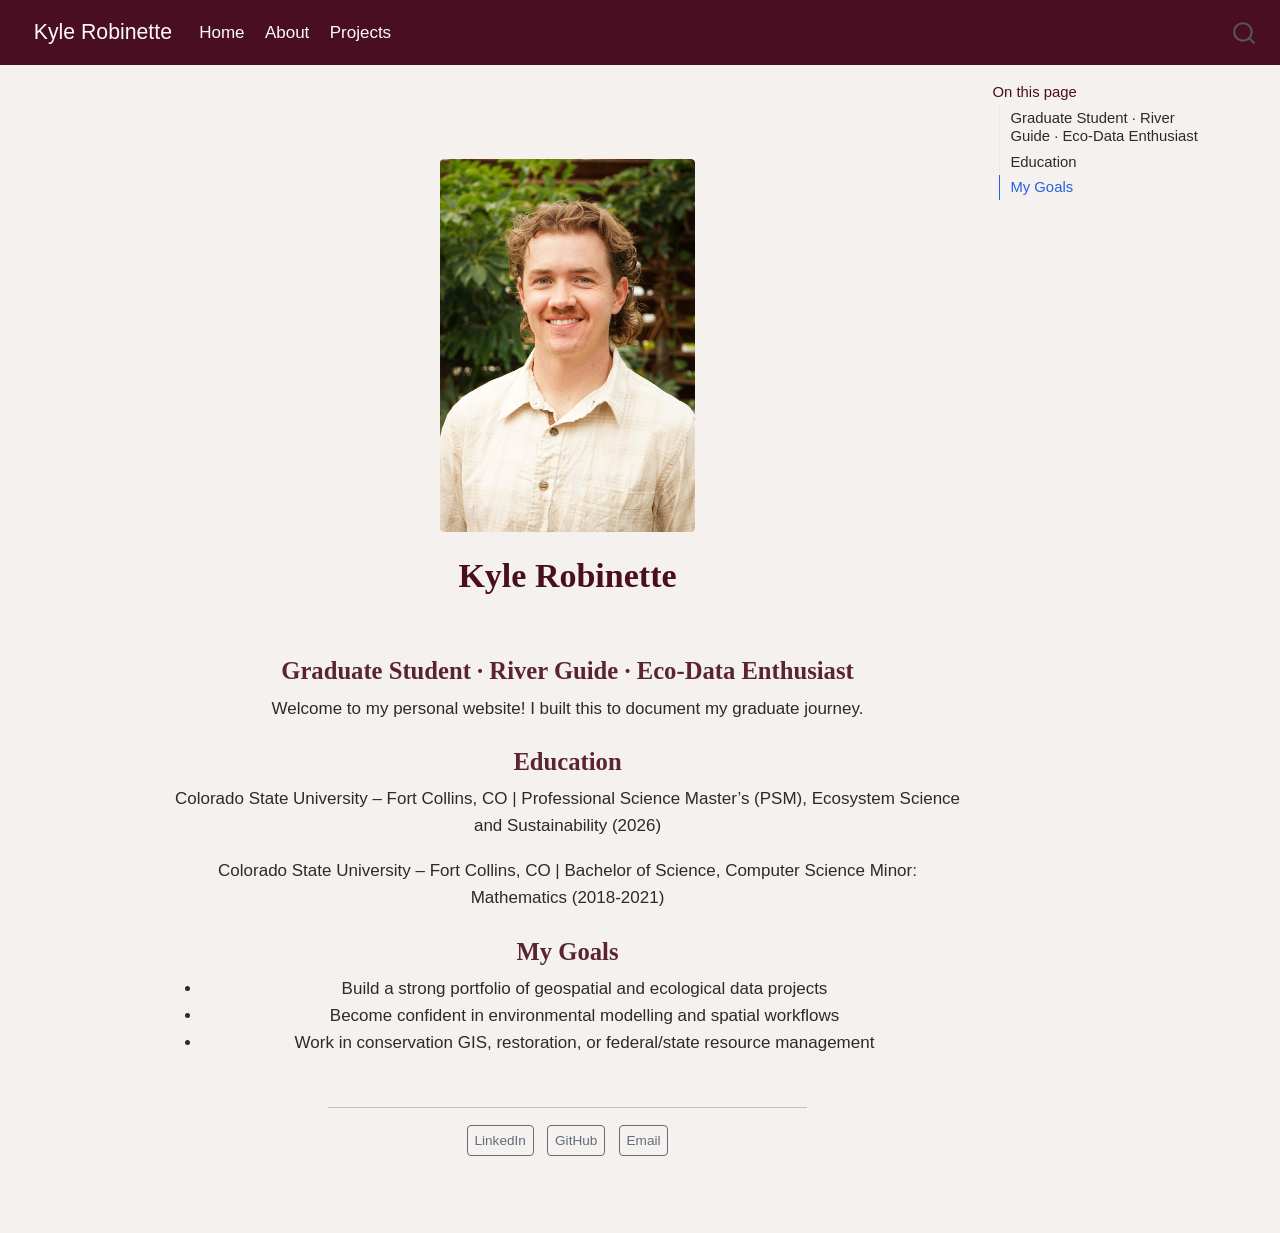
<file: docs/index.html>
<!DOCTYPE html>
<html xmlns="http://www.w3.org/1999/xhtml" lang="en" xml:lang="en"><head>

<meta charset="utf-8">
<meta name="generator" content="quarto-1.8.25">

<meta name="viewport" content="width=device-width, initial-scale=1.0, user-scalable=yes">


<title>Kyle Robinette</title>
<style>
code{white-space: pre-wrap;}
span.smallcaps{font-variant: small-caps;}
div.columns{display: flex; gap: min(4vw, 1.5em);}
div.column{flex: auto; overflow-x: auto;}
div.hanging-indent{margin-left: 1.5em; text-indent: -1.5em;}
ul.task-list{list-style: none;}
ul.task-list li input[type="checkbox"] {
  width: 0.8em;
  margin: 0 0.8em 0.2em -1em; /* quarto-specific, see https://github.com/quarto-dev/quarto-cli/issues/4556 */ 
  vertical-align: middle;
}
</style>


<script src="site_libs/quarto-nav/quarto-nav.js"></script>
<script src="site_libs/quarto-nav/headroom.min.js"></script>
<script src="site_libs/clipboard/clipboard.min.js"></script>
<script src="site_libs/quarto-search/autocomplete.umd.js"></script>
<script src="site_libs/quarto-search/fuse.min.js"></script>
<script src="site_libs/quarto-search/quarto-search.js"></script>
<meta name="quarto:offset" content="./">
<script src="site_libs/quarto-html/quarto.js" type="module"></script>
<script src="site_libs/quarto-html/tabsets/tabsets.js" type="module"></script>
<script src="site_libs/quarto-html/axe/axe-check.js" type="module"></script>
<script src="site_libs/quarto-html/popper.min.js"></script>
<script src="site_libs/quarto-html/tippy.umd.min.js"></script>
<link href="site_libs/quarto-html/tippy.css" rel="stylesheet">
<link href="site_libs/quarto-html/quarto-syntax-highlighting-7b89279ff1a6dce999919e0e67d4d9ec.css" rel="stylesheet" id="quarto-text-highlighting-styles">
<script src="site_libs/bootstrap/bootstrap.min.js"></script>
<link href="site_libs/bootstrap/bootstrap-icons.css" rel="stylesheet">
<link href="site_libs/bootstrap/bootstrap-e31584831b205ffbb2d98406f31c2a5b.min.css" rel="stylesheet" append-hash="true" id="quarto-bootstrap" data-mode="light">
<script id="quarto-search-options" type="application/json">{
  "location": "navbar",
  "copy-button": false,
  "collapse-after": 3,
  "panel-placement": "end",
  "type": "overlay",
  "limit": 50,
  "keyboard-shortcut": [
    "f",
    "/",
    "s"
  ],
  "show-item-context": false,
  "language": {
    "search-no-results-text": "No results",
    "search-matching-documents-text": "matching documents",
    "search-copy-link-title": "Copy link to search",
    "search-hide-matches-text": "Hide additional matches",
    "search-more-match-text": "more match in this document",
    "search-more-matches-text": "more matches in this document",
    "search-clear-button-title": "Clear",
    "search-text-placeholder": "",
    "search-detached-cancel-button-title": "Cancel",
    "search-submit-button-title": "Submit",
    "search-label": "Search"
  }
}</script>


<link rel="stylesheet" href="styles.css">
</head>

<body class="nav-fixed quarto-light">

<div id="quarto-search-results"></div>
  <header id="quarto-header" class="headroom fixed-top">
    <nav class="navbar navbar-expand-lg " data-bs-theme="dark">
      <div class="navbar-container container-fluid">
      <div class="navbar-brand-container mx-auto">
    <a href="./index.html" class="navbar-brand navbar-brand-logo">
    </a>
    <a class="navbar-brand" href="./index.html">
    <span class="navbar-title">Kyle Robinette</span>
    </a>
  </div>
            <div id="quarto-search" class="" title="Search"></div>
          <button class="navbar-toggler" type="button" data-bs-toggle="collapse" data-bs-target="#navbarCollapse" aria-controls="navbarCollapse" role="menu" aria-expanded="false" aria-label="Toggle navigation" onclick="if (window.quartoToggleHeadroom) { window.quartoToggleHeadroom(); }">
  <span class="navbar-toggler-icon"></span>
</button>
          <div class="collapse navbar-collapse" id="navbarCollapse">
            <ul class="navbar-nav navbar-nav-scroll me-auto">
  <li class="nav-item">
    <a class="nav-link active" href="./index.html" aria-current="page"> 
<span class="menu-text">Home</span></a>
  </li>  
  <li class="nav-item">
    <a class="nav-link" href="./about.html"> 
<span class="menu-text">About</span></a>
  </li>  
  <li class="nav-item">
    <a class="nav-link" href="./projects.html"> 
<span class="menu-text">Projects</span></a>
  </li>  
</ul>
          </div> <!-- /navcollapse -->
            <div class="quarto-navbar-tools">
</div>
      </div> <!-- /container-fluid -->
    </nav>
</header>
<!-- content -->
<div id="quarto-content" class="quarto-container page-columns page-rows-contents page-layout-article page-navbar">
<!-- sidebar -->
<!-- margin-sidebar -->
    <div id="quarto-margin-sidebar" class="sidebar margin-sidebar">
        <nav id="TOC" role="doc-toc" class="toc-active">
    <h2 id="toc-title">On this page</h2>
  <ul>
  <li><a href="#graduate-student-river-guide-eco-data-enthusiast" id="toc-graduate-student-river-guide-eco-data-enthusiast" class="nav-link active" data-scroll-target="#graduate-student-river-guide-eco-data-enthusiast">Graduate Student · River Guide · Eco-Data Enthusiast</a></li>
  <li><a href="#education" id="toc-education" class="nav-link" data-scroll-target="#education">Education</a></li>
  <li><a href="#my-goals" id="toc-my-goals" class="nav-link" data-scroll-target="#my-goals">My Goals</a></li>
  </ul>
</nav>
    </div>
<!-- main -->
<div class="quarto-about-jolla">
  <img src="Headshot-04.jpg" class="about-image
  rounded " style="width: 15em;">
 <header id="title-block-header" class="quarto-title-block default">
<div class="quarto-title">
<h1 class="title">Kyle Robinette</h1>
</div>
<div class="quarto-title-meta">
  </div>
</header><main class="content" id="quarto-document-content">

<section id="graduate-student-river-guide-eco-data-enthusiast" class="level3">
<h3 data-anchor-id="graduate-student-river-guide-eco-data-enthusiast">Graduate Student · River Guide · Eco-Data Enthusiast</h3>
<p>Welcome to my personal website! I built this to document my graduate journey.</p>
</section>
<section id="education" class="level3">
<h3 data-anchor-id="education">Education</h3>
<p>Colorado State University – Fort Collins, CO | Professional Science Master’s (PSM), Ecosystem Science and Sustainability (2026)</p>
<p>Colorado State University – Fort Collins, CO | Bachelor of Science, Computer Science Minor: Mathematics (2018-2021)</p>
</section>
<section id="my-goals" class="level3">
<h3 data-anchor-id="my-goals">My Goals</h3>
<ul>
<li>Build a strong portfolio of geospatial and ecological data projects</li>
<li>Become confident in environmental modelling and spatial workflows</li>
<li>Work in conservation GIS, restoration, or federal/state resource management</li>
</ul>


</section>
</main> 
  <hr class="about-sep">
   <div class="about-links">
  <a href="https://linkedin.com/in/kyle-robinette" class="about-link" rel="" target="">
     <span class="about-link-text">LinkedIn</span>
  </a>
  <a href="https://github.com/kylerobinette23" class="about-link" rel="" target="">
     <span class="about-link-text">GitHub</span>
  </a>
  <a href="mailto:kyle.robinette@colostate.edu" class="about-link" rel="" target="">
     <span class="about-link-text">Email</span>
  </a>
</div>
</div>
 <!-- /main -->
<script id="quarto-html-after-body" type="application/javascript">
  window.document.addEventListener("DOMContentLoaded", function (event) {
    const isCodeAnnotation = (el) => {
      for (const clz of el.classList) {
        if (clz.startsWith('code-annotation-')) {                     
          return true;
        }
      }
      return false;
    }
    const onCopySuccess = function(e) {
      // button target
      const button = e.trigger;
      // don't keep focus
      button.blur();
      // flash "checked"
      button.classList.add('code-copy-button-checked');
      var currentTitle = button.getAttribute("title");
      button.setAttribute("title", "Copied!");
      let tooltip;
      if (window.bootstrap) {
        button.setAttribute("data-bs-toggle", "tooltip");
        button.setAttribute("data-bs-placement", "left");
        button.setAttribute("data-bs-title", "Copied!");
        tooltip = new bootstrap.Tooltip(button, 
          { trigger: "manual", 
            customClass: "code-copy-button-tooltip",
            offset: [0, -8]});
        tooltip.show();    
      }
      setTimeout(function() {
        if (tooltip) {
          tooltip.hide();
          button.removeAttribute("data-bs-title");
          button.removeAttribute("data-bs-toggle");
          button.removeAttribute("data-bs-placement");
        }
        button.setAttribute("title", currentTitle);
        button.classList.remove('code-copy-button-checked');
      }, 1000);
      // clear code selection
      e.clearSelection();
    }
    const getTextToCopy = function(trigger) {
      const outerScaffold = trigger.parentElement.cloneNode(true);
      const codeEl = outerScaffold.querySelector('code');
      for (const childEl of codeEl.children) {
        if (isCodeAnnotation(childEl)) {
          childEl.remove();
        }
      }
      return codeEl.innerText;
    }
    const clipboard = new window.ClipboardJS('.code-copy-button:not([data-in-quarto-modal])', {
      text: getTextToCopy
    });
    clipboard.on('success', onCopySuccess);
    if (window.document.getElementById('quarto-embedded-source-code-modal')) {
      const clipboardModal = new window.ClipboardJS('.code-copy-button[data-in-quarto-modal]', {
        text: getTextToCopy,
        container: window.document.getElementById('quarto-embedded-source-code-modal')
      });
      clipboardModal.on('success', onCopySuccess);
    }
      var localhostRegex = new RegExp(/^(?:http|https):\/\/localhost\:?[0-9]*\//);
      var mailtoRegex = new RegExp(/^mailto:/);
        var filterRegex = new RegExp('/' + window.location.host + '/');
      var isInternal = (href) => {
          return filterRegex.test(href) || localhostRegex.test(href) || mailtoRegex.test(href);
      }
      // Inspect non-navigation links and adorn them if external
     var links = window.document.querySelectorAll('a[href]:not(.nav-link):not(.navbar-brand):not(.toc-action):not(.sidebar-link):not(.sidebar-item-toggle):not(.pagination-link):not(.no-external):not([aria-hidden]):not(.dropdown-item):not(.quarto-navigation-tool):not(.about-link)');
      for (var i=0; i<links.length; i++) {
        const link = links[i];
        if (!isInternal(link.href)) {
          // undo the damage that might have been done by quarto-nav.js in the case of
          // links that we want to consider external
          if (link.dataset.originalHref !== undefined) {
            link.href = link.dataset.originalHref;
          }
        }
      }
    function tippyHover(el, contentFn, onTriggerFn, onUntriggerFn) {
      const config = {
        allowHTML: true,
        maxWidth: 500,
        delay: 100,
        arrow: false,
        appendTo: function(el) {
            return el.parentElement;
        },
        interactive: true,
        interactiveBorder: 10,
        theme: 'quarto',
        placement: 'bottom-start',
      };
      if (contentFn) {
        config.content = contentFn;
      }
      if (onTriggerFn) {
        config.onTrigger = onTriggerFn;
      }
      if (onUntriggerFn) {
        config.onUntrigger = onUntriggerFn;
      }
      window.tippy(el, config); 
    }
    const noterefs = window.document.querySelectorAll('a[role="doc-noteref"]');
    for (var i=0; i<noterefs.length; i++) {
      const ref = noterefs[i];
      tippyHover(ref, function() {
        // use id or data attribute instead here
        let href = ref.getAttribute('data-footnote-href') || ref.getAttribute('href');
        try { href = new URL(href).hash; } catch {}
        const id = href.replace(/^#\/?/, "");
        const note = window.document.getElementById(id);
        if (note) {
          return note.innerHTML;
        } else {
          return "";
        }
      });
    }
    const xrefs = window.document.querySelectorAll('a.quarto-xref');
    const processXRef = (id, note) => {
      // Strip column container classes
      const stripColumnClz = (el) => {
        el.classList.remove("page-full", "page-columns");
        if (el.children) {
          for (const child of el.children) {
            stripColumnClz(child);
          }
        }
      }
      stripColumnClz(note)
      if (id === null || id.startsWith('sec-')) {
        // Special case sections, only their first couple elements
        const container = document.createElement("div");
        if (note.children && note.children.length > 2) {
          container.appendChild(note.children[0].cloneNode(true));
          for (let i = 1; i < note.children.length; i++) {
            const child = note.children[i];
            if (child.tagName === "P" && child.innerText === "") {
              continue;
            } else {
              container.appendChild(child.cloneNode(true));
              break;
            }
          }
          if (window.Quarto?.typesetMath) {
            window.Quarto.typesetMath(container);
          }
          return container.innerHTML
        } else {
          if (window.Quarto?.typesetMath) {
            window.Quarto.typesetMath(note);
          }
          return note.innerHTML;
        }
      } else {
        // Remove any anchor links if they are present
        const anchorLink = note.querySelector('a.anchorjs-link');
        if (anchorLink) {
          anchorLink.remove();
        }
        if (window.Quarto?.typesetMath) {
          window.Quarto.typesetMath(note);
        }
        if (note.classList.contains("callout")) {
          return note.outerHTML;
        } else {
          return note.innerHTML;
        }
      }
    }
    for (var i=0; i<xrefs.length; i++) {
      const xref = xrefs[i];
      tippyHover(xref, undefined, function(instance) {
        instance.disable();
        let url = xref.getAttribute('href');
        let hash = undefined; 
        if (url.startsWith('#')) {
          hash = url;
        } else {
          try { hash = new URL(url).hash; } catch {}
        }
        if (hash) {
          const id = hash.replace(/^#\/?/, "");
          const note = window.document.getElementById(id);
          if (note !== null) {
            try {
              const html = processXRef(id, note.cloneNode(true));
              instance.setContent(html);
            } finally {
              instance.enable();
              instance.show();
            }
          } else {
            // See if we can fetch this
            fetch(url.split('#')[0])
            .then(res => res.text())
            .then(html => {
              const parser = new DOMParser();
              const htmlDoc = parser.parseFromString(html, "text/html");
              const note = htmlDoc.getElementById(id);
              if (note !== null) {
                const html = processXRef(id, note);
                instance.setContent(html);
              } 
            }).finally(() => {
              instance.enable();
              instance.show();
            });
          }
        } else {
          // See if we can fetch a full url (with no hash to target)
          // This is a special case and we should probably do some content thinning / targeting
          fetch(url)
          .then(res => res.text())
          .then(html => {
            const parser = new DOMParser();
            const htmlDoc = parser.parseFromString(html, "text/html");
            const note = htmlDoc.querySelector('main.content');
            if (note !== null) {
              // This should only happen for chapter cross references
              // (since there is no id in the URL)
              // remove the first header
              if (note.children.length > 0 && note.children[0].tagName === "HEADER") {
                note.children[0].remove();
              }
              const html = processXRef(null, note);
              instance.setContent(html);
            } 
          }).finally(() => {
            instance.enable();
            instance.show();
          });
        }
      }, function(instance) {
      });
    }
        let selectedAnnoteEl;
        const selectorForAnnotation = ( cell, annotation) => {
          let cellAttr = 'data-code-cell="' + cell + '"';
          let lineAttr = 'data-code-annotation="' +  annotation + '"';
          const selector = 'span[' + cellAttr + '][' + lineAttr + ']';
          return selector;
        }
        const selectCodeLines = (annoteEl) => {
          const doc = window.document;
          const targetCell = annoteEl.getAttribute("data-target-cell");
          const targetAnnotation = annoteEl.getAttribute("data-target-annotation");
          const annoteSpan = window.document.querySelector(selectorForAnnotation(targetCell, targetAnnotation));
          const lines = annoteSpan.getAttribute("data-code-lines").split(",");
          const lineIds = lines.map((line) => {
            return targetCell + "-" + line;
          })
          let top = null;
          let height = null;
          let parent = null;
          if (lineIds.length > 0) {
              //compute the position of the single el (top and bottom and make a div)
              const el = window.document.getElementById(lineIds[0]);
              top = el.offsetTop;
              height = el.offsetHeight;
              parent = el.parentElement.parentElement;
            if (lineIds.length > 1) {
              const lastEl = window.document.getElementById(lineIds[lineIds.length - 1]);
              const bottom = lastEl.offsetTop + lastEl.offsetHeight;
              height = bottom - top;
            }
            if (top !== null && height !== null && parent !== null) {
              // cook up a div (if necessary) and position it 
              let div = window.document.getElementById("code-annotation-line-highlight");
              if (div === null) {
                div = window.document.createElement("div");
                div.setAttribute("id", "code-annotation-line-highlight");
                div.style.position = 'absolute';
                parent.appendChild(div);
              }
              div.style.top = top - 2 + "px";
              div.style.height = height + 4 + "px";
              div.style.left = 0;
              let gutterDiv = window.document.getElementById("code-annotation-line-highlight-gutter");
              if (gutterDiv === null) {
                gutterDiv = window.document.createElement("div");
                gutterDiv.setAttribute("id", "code-annotation-line-highlight-gutter");
                gutterDiv.style.position = 'absolute';
                const codeCell = window.document.getElementById(targetCell);
                const gutter = codeCell.querySelector('.code-annotation-gutter');
                gutter.appendChild(gutterDiv);
              }
              gutterDiv.style.top = top - 2 + "px";
              gutterDiv.style.height = height + 4 + "px";
            }
            selectedAnnoteEl = annoteEl;
          }
        };
        const unselectCodeLines = () => {
          const elementsIds = ["code-annotation-line-highlight", "code-annotation-line-highlight-gutter"];
          elementsIds.forEach((elId) => {
            const div = window.document.getElementById(elId);
            if (div) {
              div.remove();
            }
          });
          selectedAnnoteEl = undefined;
        };
          // Handle positioning of the toggle
      window.addEventListener(
        "resize",
        throttle(() => {
          elRect = undefined;
          if (selectedAnnoteEl) {
            selectCodeLines(selectedAnnoteEl);
          }
        }, 10)
      );
      function throttle(fn, ms) {
      let throttle = false;
      let timer;
        return (...args) => {
          if(!throttle) { // first call gets through
              fn.apply(this, args);
              throttle = true;
          } else { // all the others get throttled
              if(timer) clearTimeout(timer); // cancel #2
              timer = setTimeout(() => {
                fn.apply(this, args);
                timer = throttle = false;
              }, ms);
          }
        };
      }
        // Attach click handler to the DT
        const annoteDls = window.document.querySelectorAll('dt[data-target-cell]');
        for (const annoteDlNode of annoteDls) {
          annoteDlNode.addEventListener('click', (event) => {
            const clickedEl = event.target;
            if (clickedEl !== selectedAnnoteEl) {
              unselectCodeLines();
              const activeEl = window.document.querySelector('dt[data-target-cell].code-annotation-active');
              if (activeEl) {
                activeEl.classList.remove('code-annotation-active');
              }
              selectCodeLines(clickedEl);
              clickedEl.classList.add('code-annotation-active');
            } else {
              // Unselect the line
              unselectCodeLines();
              clickedEl.classList.remove('code-annotation-active');
            }
          });
        }
    const findCites = (el) => {
      const parentEl = el.parentElement;
      if (parentEl) {
        const cites = parentEl.dataset.cites;
        if (cites) {
          return {
            el,
            cites: cites.split(' ')
          };
        } else {
          return findCites(el.parentElement)
        }
      } else {
        return undefined;
      }
    };
    var bibliorefs = window.document.querySelectorAll('a[role="doc-biblioref"]');
    for (var i=0; i<bibliorefs.length; i++) {
      const ref = bibliorefs[i];
      const citeInfo = findCites(ref);
      if (citeInfo) {
        tippyHover(citeInfo.el, function() {
          var popup = window.document.createElement('div');
          citeInfo.cites.forEach(function(cite) {
            var citeDiv = window.document.createElement('div');
            citeDiv.classList.add('hanging-indent');
            citeDiv.classList.add('csl-entry');
            var biblioDiv = window.document.getElementById('ref-' + cite);
            if (biblioDiv) {
              citeDiv.innerHTML = biblioDiv.innerHTML;
            }
            popup.appendChild(citeDiv);
          });
          return popup.innerHTML;
        });
      }
    }
  });
  </script>
</div> <!-- /content -->




</body></html>
</file>
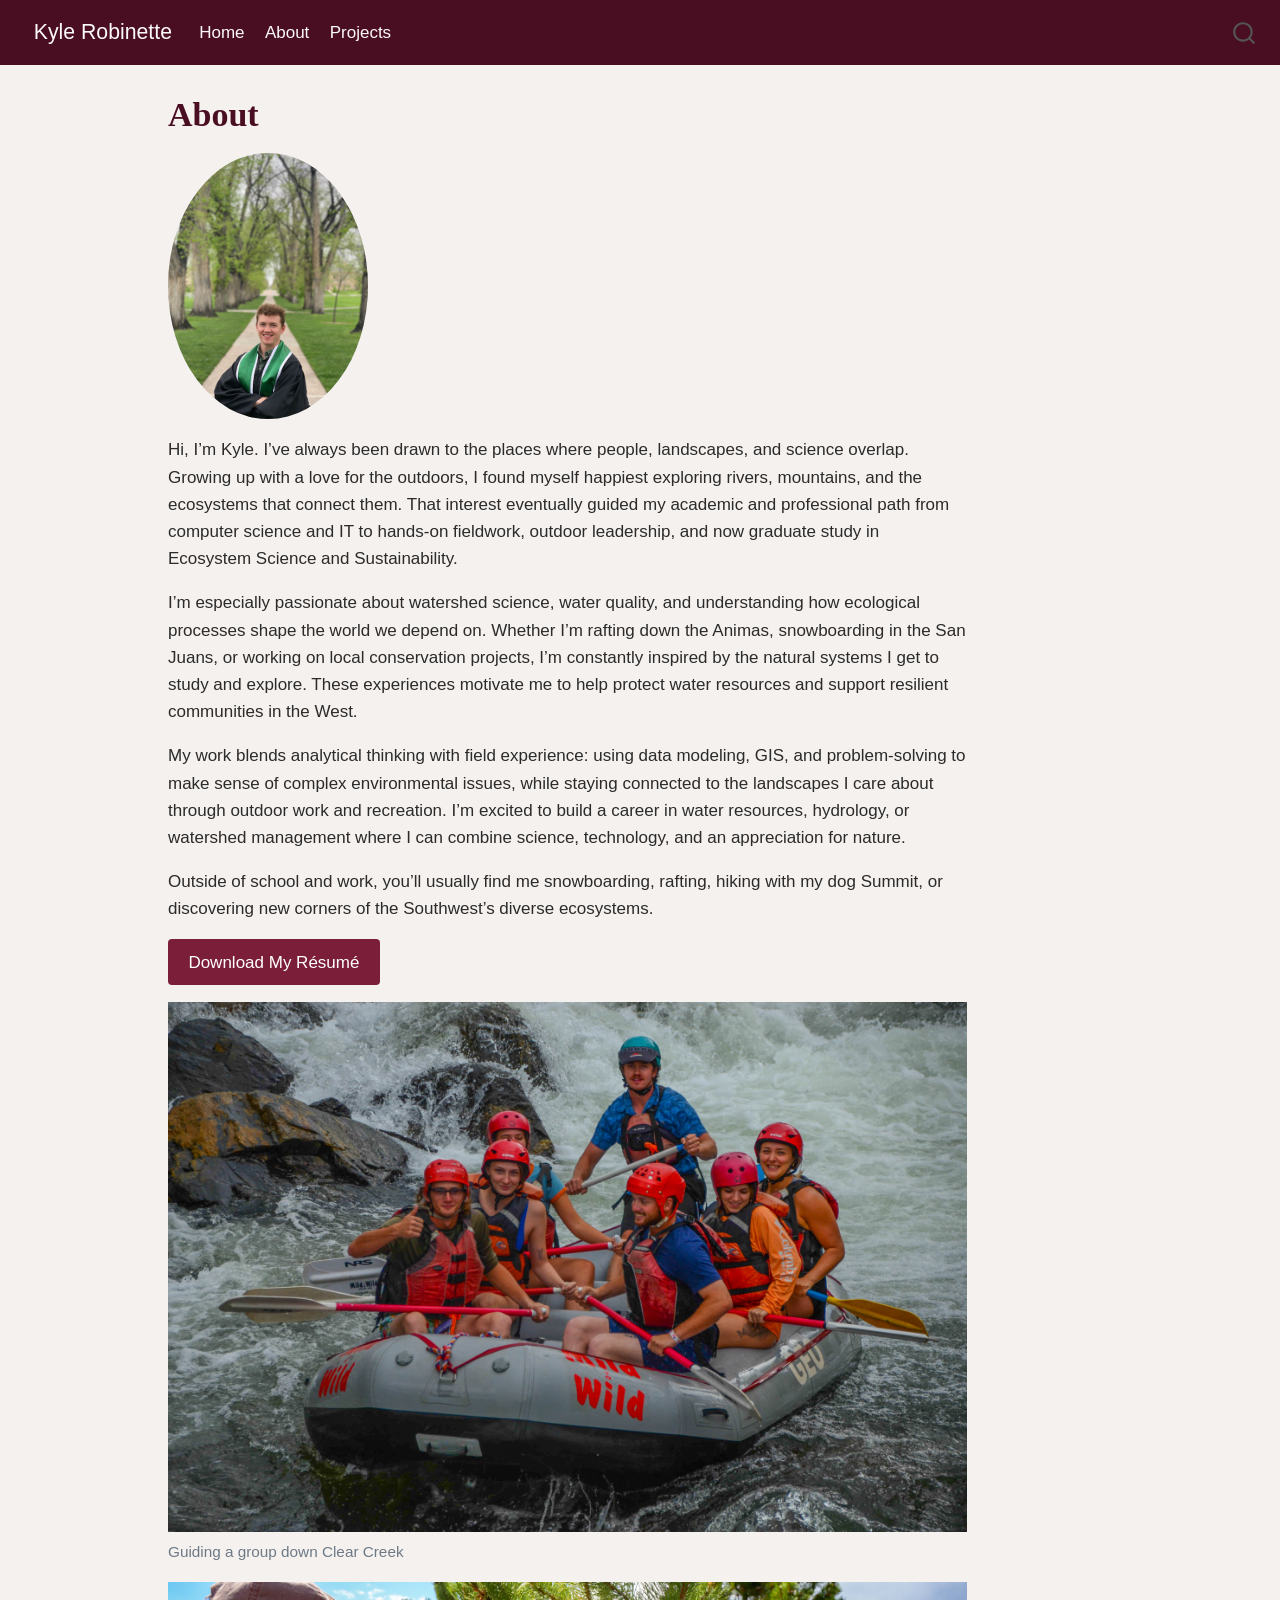
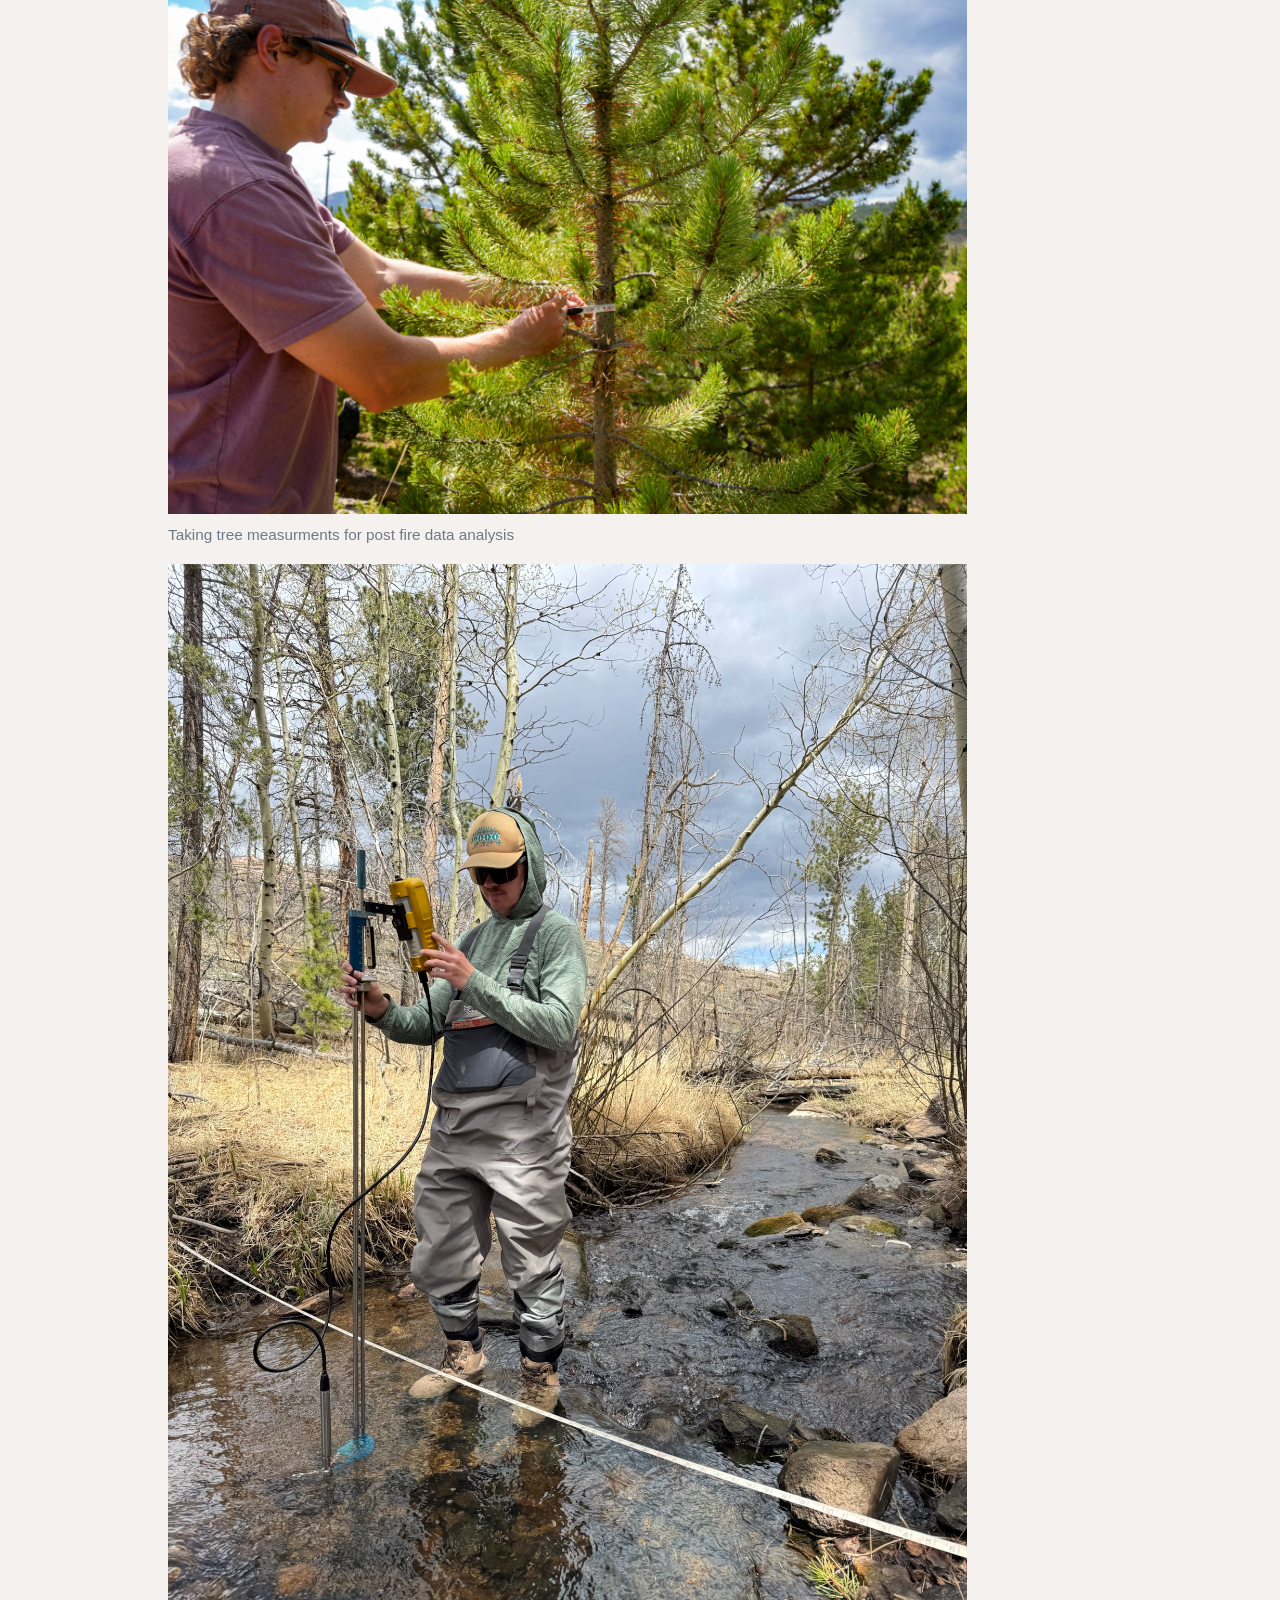
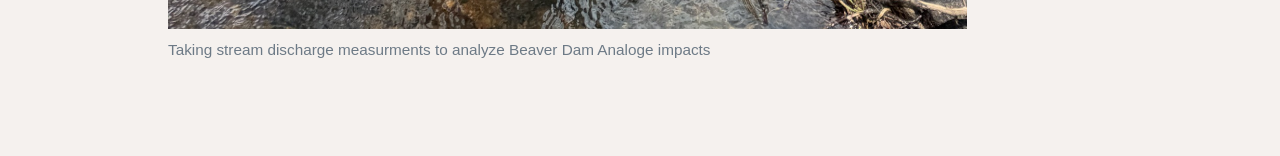
<file: docs/about.html>
<!DOCTYPE html>
<html xmlns="http://www.w3.org/1999/xhtml" lang="en" xml:lang="en"><head>

<meta charset="utf-8">
<meta name="generator" content="quarto-1.8.25">

<meta name="viewport" content="width=device-width, initial-scale=1.0, user-scalable=yes">


<title>About – Kyle Robinette</title>
<style>
code{white-space: pre-wrap;}
span.smallcaps{font-variant: small-caps;}
div.columns{display: flex; gap: min(4vw, 1.5em);}
div.column{flex: auto; overflow-x: auto;}
div.hanging-indent{margin-left: 1.5em; text-indent: -1.5em;}
ul.task-list{list-style: none;}
ul.task-list li input[type="checkbox"] {
  width: 0.8em;
  margin: 0 0.8em 0.2em -1em; /* quarto-specific, see https://github.com/quarto-dev/quarto-cli/issues/4556 */ 
  vertical-align: middle;
}
</style>


<script src="site_libs/quarto-nav/quarto-nav.js"></script>
<script src="site_libs/quarto-nav/headroom.min.js"></script>
<script src="site_libs/clipboard/clipboard.min.js"></script>
<script src="site_libs/quarto-search/autocomplete.umd.js"></script>
<script src="site_libs/quarto-search/fuse.min.js"></script>
<script src="site_libs/quarto-search/quarto-search.js"></script>
<meta name="quarto:offset" content="./">
<script src="site_libs/quarto-html/quarto.js" type="module"></script>
<script src="site_libs/quarto-html/tabsets/tabsets.js" type="module"></script>
<script src="site_libs/quarto-html/axe/axe-check.js" type="module"></script>
<script src="site_libs/quarto-html/popper.min.js"></script>
<script src="site_libs/quarto-html/tippy.umd.min.js"></script>
<script src="site_libs/quarto-html/anchor.min.js"></script>
<link href="site_libs/quarto-html/tippy.css" rel="stylesheet">
<link href="site_libs/quarto-html/quarto-syntax-highlighting-7b89279ff1a6dce999919e0e67d4d9ec.css" rel="stylesheet" id="quarto-text-highlighting-styles">
<script src="site_libs/bootstrap/bootstrap.min.js"></script>
<link href="site_libs/bootstrap/bootstrap-icons.css" rel="stylesheet">
<link href="site_libs/bootstrap/bootstrap-e31584831b205ffbb2d98406f31c2a5b.min.css" rel="stylesheet" append-hash="true" id="quarto-bootstrap" data-mode="light">
<script id="quarto-search-options" type="application/json">{
  "location": "navbar",
  "copy-button": false,
  "collapse-after": 3,
  "panel-placement": "end",
  "type": "overlay",
  "limit": 50,
  "keyboard-shortcut": [
    "f",
    "/",
    "s"
  ],
  "show-item-context": false,
  "language": {
    "search-no-results-text": "No results",
    "search-matching-documents-text": "matching documents",
    "search-copy-link-title": "Copy link to search",
    "search-hide-matches-text": "Hide additional matches",
    "search-more-match-text": "more match in this document",
    "search-more-matches-text": "more matches in this document",
    "search-clear-button-title": "Clear",
    "search-text-placeholder": "",
    "search-detached-cancel-button-title": "Cancel",
    "search-submit-button-title": "Submit",
    "search-label": "Search"
  }
}</script>


<link rel="stylesheet" href="styles.css">
</head>

<body class="nav-fixed quarto-light">

<div id="quarto-search-results"></div>
  <header id="quarto-header" class="headroom fixed-top">
    <nav class="navbar navbar-expand-lg " data-bs-theme="dark">
      <div class="navbar-container container-fluid">
      <div class="navbar-brand-container mx-auto">
    <a href="./index.html" class="navbar-brand navbar-brand-logo">
    </a>
    <a class="navbar-brand" href="./index.html">
    <span class="navbar-title">Kyle Robinette</span>
    </a>
  </div>
            <div id="quarto-search" class="" title="Search"></div>
          <button class="navbar-toggler" type="button" data-bs-toggle="collapse" data-bs-target="#navbarCollapse" aria-controls="navbarCollapse" role="menu" aria-expanded="false" aria-label="Toggle navigation" onclick="if (window.quartoToggleHeadroom) { window.quartoToggleHeadroom(); }">
  <span class="navbar-toggler-icon"></span>
</button>
          <div class="collapse navbar-collapse" id="navbarCollapse">
            <ul class="navbar-nav navbar-nav-scroll me-auto">
  <li class="nav-item">
    <a class="nav-link" href="./index.html"> 
<span class="menu-text">Home</span></a>
  </li>  
  <li class="nav-item">
    <a class="nav-link active" href="./about.html" aria-current="page"> 
<span class="menu-text">About</span></a>
  </li>  
  <li class="nav-item">
    <a class="nav-link" href="./projects.html"> 
<span class="menu-text">Projects</span></a>
  </li>  
</ul>
          </div> <!-- /navcollapse -->
            <div class="quarto-navbar-tools">
</div>
      </div> <!-- /container-fluid -->
    </nav>
</header>
<!-- content -->
<div id="quarto-content" class="quarto-container page-columns page-rows-contents page-layout-article page-navbar">
<!-- sidebar -->
<!-- margin-sidebar -->
    <div id="quarto-margin-sidebar" class="sidebar margin-sidebar zindex-bottom">
        
    </div>
<!-- main -->
<main class="content" id="quarto-document-content">

<header id="title-block-header" class="quarto-title-block default">
<div class="quarto-title">
<h1 class="title">About</h1>
</div>



<div class="quarto-title-meta">

    
  
    
  </div>
  


</header>


<p><img src="IMG_3658.jpg" class="img-fluid" style="border-radius: 50%;" width="200"></p>
<p>Hi, I’m Kyle. I’ve always been drawn to the places where people, landscapes, and science overlap. Growing up with a love for the outdoors, I found myself happiest exploring rivers, mountains, and the ecosystems that connect them. That interest eventually guided my academic and professional path from computer science and IT to hands-on fieldwork, outdoor leadership, and now graduate study in Ecosystem Science and Sustainability.</p>
<p>I’m especially passionate about watershed science, water quality, and understanding how ecological processes shape the world we depend on. Whether I’m rafting down the Animas, snowboarding in the San Juans, or working on local conservation projects, I’m constantly inspired by the natural systems I get to study and explore. These experiences motivate me to help protect water resources and support resilient communities in the West.</p>
<p>My work blends analytical thinking with field experience: using data modeling, GIS, and problem-solving to make sense of complex environmental issues, while staying connected to the landscapes I care about through outdoor work and recreation. I’m excited to build a career in water resources, hydrology, or watershed management where I can combine science, technology, and an appreciation for nature.</p>
<p>Outside of school and work, you’ll usually find me snowboarding, rafting, hiking with my dog Summit, or discovering new corners of the Southwest’s diverse ecosystems.</p>
<p><a href="ROSS-Resume.pdf" class="btn btn-primary">Download My Résumé</a></p>
<div class="quarto-figure quarto-figure-center">
<figure class="figure">
<p><img src="IMG_8575.jpg" class="img-fluid figure-img"></p>
<figcaption>Guiding a group down Clear Creek</figcaption>
</figure>
</div>
<div class="quarto-figure quarto-figure-center">
<figure class="figure">
<p><img src="MTN_CMPS.jpg" class="img-fluid figure-img"></p>
<figcaption>Taking tree measurments for post fire data analysis</figcaption>
</figure>
</div>
<div class="quarto-figure quarto-figure-center">
<figure class="figure">
<p><img src="IMG_4019.jpg" class="img-fluid figure-img"></p>
<figcaption>Taking stream discharge measurments to analyze Beaver Dam Analoge impacts</figcaption>
</figure>
</div>



</main> <!-- /main -->
<script id="quarto-html-after-body" type="application/javascript">
  window.document.addEventListener("DOMContentLoaded", function (event) {
    const icon = "";
    const anchorJS = new window.AnchorJS();
    anchorJS.options = {
      placement: 'right',
      icon: icon
    };
    anchorJS.add('.anchored');
    const isCodeAnnotation = (el) => {
      for (const clz of el.classList) {
        if (clz.startsWith('code-annotation-')) {                     
          return true;
        }
      }
      return false;
    }
    const onCopySuccess = function(e) {
      // button target
      const button = e.trigger;
      // don't keep focus
      button.blur();
      // flash "checked"
      button.classList.add('code-copy-button-checked');
      var currentTitle = button.getAttribute("title");
      button.setAttribute("title", "Copied!");
      let tooltip;
      if (window.bootstrap) {
        button.setAttribute("data-bs-toggle", "tooltip");
        button.setAttribute("data-bs-placement", "left");
        button.setAttribute("data-bs-title", "Copied!");
        tooltip = new bootstrap.Tooltip(button, 
          { trigger: "manual", 
            customClass: "code-copy-button-tooltip",
            offset: [0, -8]});
        tooltip.show();    
      }
      setTimeout(function() {
        if (tooltip) {
          tooltip.hide();
          button.removeAttribute("data-bs-title");
          button.removeAttribute("data-bs-toggle");
          button.removeAttribute("data-bs-placement");
        }
        button.setAttribute("title", currentTitle);
        button.classList.remove('code-copy-button-checked');
      }, 1000);
      // clear code selection
      e.clearSelection();
    }
    const getTextToCopy = function(trigger) {
      const outerScaffold = trigger.parentElement.cloneNode(true);
      const codeEl = outerScaffold.querySelector('code');
      for (const childEl of codeEl.children) {
        if (isCodeAnnotation(childEl)) {
          childEl.remove();
        }
      }
      return codeEl.innerText;
    }
    const clipboard = new window.ClipboardJS('.code-copy-button:not([data-in-quarto-modal])', {
      text: getTextToCopy
    });
    clipboard.on('success', onCopySuccess);
    if (window.document.getElementById('quarto-embedded-source-code-modal')) {
      const clipboardModal = new window.ClipboardJS('.code-copy-button[data-in-quarto-modal]', {
        text: getTextToCopy,
        container: window.document.getElementById('quarto-embedded-source-code-modal')
      });
      clipboardModal.on('success', onCopySuccess);
    }
      var localhostRegex = new RegExp(/^(?:http|https):\/\/localhost\:?[0-9]*\//);
      var mailtoRegex = new RegExp(/^mailto:/);
        var filterRegex = new RegExp('/' + window.location.host + '/');
      var isInternal = (href) => {
          return filterRegex.test(href) || localhostRegex.test(href) || mailtoRegex.test(href);
      }
      // Inspect non-navigation links and adorn them if external
     var links = window.document.querySelectorAll('a[href]:not(.nav-link):not(.navbar-brand):not(.toc-action):not(.sidebar-link):not(.sidebar-item-toggle):not(.pagination-link):not(.no-external):not([aria-hidden]):not(.dropdown-item):not(.quarto-navigation-tool):not(.about-link)');
      for (var i=0; i<links.length; i++) {
        const link = links[i];
        if (!isInternal(link.href)) {
          // undo the damage that might have been done by quarto-nav.js in the case of
          // links that we want to consider external
          if (link.dataset.originalHref !== undefined) {
            link.href = link.dataset.originalHref;
          }
        }
      }
    function tippyHover(el, contentFn, onTriggerFn, onUntriggerFn) {
      const config = {
        allowHTML: true,
        maxWidth: 500,
        delay: 100,
        arrow: false,
        appendTo: function(el) {
            return el.parentElement;
        },
        interactive: true,
        interactiveBorder: 10,
        theme: 'quarto',
        placement: 'bottom-start',
      };
      if (contentFn) {
        config.content = contentFn;
      }
      if (onTriggerFn) {
        config.onTrigger = onTriggerFn;
      }
      if (onUntriggerFn) {
        config.onUntrigger = onUntriggerFn;
      }
      window.tippy(el, config); 
    }
    const noterefs = window.document.querySelectorAll('a[role="doc-noteref"]');
    for (var i=0; i<noterefs.length; i++) {
      const ref = noterefs[i];
      tippyHover(ref, function() {
        // use id or data attribute instead here
        let href = ref.getAttribute('data-footnote-href') || ref.getAttribute('href');
        try { href = new URL(href).hash; } catch {}
        const id = href.replace(/^#\/?/, "");
        const note = window.document.getElementById(id);
        if (note) {
          return note.innerHTML;
        } else {
          return "";
        }
      });
    }
    const xrefs = window.document.querySelectorAll('a.quarto-xref');
    const processXRef = (id, note) => {
      // Strip column container classes
      const stripColumnClz = (el) => {
        el.classList.remove("page-full", "page-columns");
        if (el.children) {
          for (const child of el.children) {
            stripColumnClz(child);
          }
        }
      }
      stripColumnClz(note)
      if (id === null || id.startsWith('sec-')) {
        // Special case sections, only their first couple elements
        const container = document.createElement("div");
        if (note.children && note.children.length > 2) {
          container.appendChild(note.children[0].cloneNode(true));
          for (let i = 1; i < note.children.length; i++) {
            const child = note.children[i];
            if (child.tagName === "P" && child.innerText === "") {
              continue;
            } else {
              container.appendChild(child.cloneNode(true));
              break;
            }
          }
          if (window.Quarto?.typesetMath) {
            window.Quarto.typesetMath(container);
          }
          return container.innerHTML
        } else {
          if (window.Quarto?.typesetMath) {
            window.Quarto.typesetMath(note);
          }
          return note.innerHTML;
        }
      } else {
        // Remove any anchor links if they are present
        const anchorLink = note.querySelector('a.anchorjs-link');
        if (anchorLink) {
          anchorLink.remove();
        }
        if (window.Quarto?.typesetMath) {
          window.Quarto.typesetMath(note);
        }
        if (note.classList.contains("callout")) {
          return note.outerHTML;
        } else {
          return note.innerHTML;
        }
      }
    }
    for (var i=0; i<xrefs.length; i++) {
      const xref = xrefs[i];
      tippyHover(xref, undefined, function(instance) {
        instance.disable();
        let url = xref.getAttribute('href');
        let hash = undefined; 
        if (url.startsWith('#')) {
          hash = url;
        } else {
          try { hash = new URL(url).hash; } catch {}
        }
        if (hash) {
          const id = hash.replace(/^#\/?/, "");
          const note = window.document.getElementById(id);
          if (note !== null) {
            try {
              const html = processXRef(id, note.cloneNode(true));
              instance.setContent(html);
            } finally {
              instance.enable();
              instance.show();
            }
          } else {
            // See if we can fetch this
            fetch(url.split('#')[0])
            .then(res => res.text())
            .then(html => {
              const parser = new DOMParser();
              const htmlDoc = parser.parseFromString(html, "text/html");
              const note = htmlDoc.getElementById(id);
              if (note !== null) {
                const html = processXRef(id, note);
                instance.setContent(html);
              } 
            }).finally(() => {
              instance.enable();
              instance.show();
            });
          }
        } else {
          // See if we can fetch a full url (with no hash to target)
          // This is a special case and we should probably do some content thinning / targeting
          fetch(url)
          .then(res => res.text())
          .then(html => {
            const parser = new DOMParser();
            const htmlDoc = parser.parseFromString(html, "text/html");
            const note = htmlDoc.querySelector('main.content');
            if (note !== null) {
              // This should only happen for chapter cross references
              // (since there is no id in the URL)
              // remove the first header
              if (note.children.length > 0 && note.children[0].tagName === "HEADER") {
                note.children[0].remove();
              }
              const html = processXRef(null, note);
              instance.setContent(html);
            } 
          }).finally(() => {
            instance.enable();
            instance.show();
          });
        }
      }, function(instance) {
      });
    }
        let selectedAnnoteEl;
        const selectorForAnnotation = ( cell, annotation) => {
          let cellAttr = 'data-code-cell="' + cell + '"';
          let lineAttr = 'data-code-annotation="' +  annotation + '"';
          const selector = 'span[' + cellAttr + '][' + lineAttr + ']';
          return selector;
        }
        const selectCodeLines = (annoteEl) => {
          const doc = window.document;
          const targetCell = annoteEl.getAttribute("data-target-cell");
          const targetAnnotation = annoteEl.getAttribute("data-target-annotation");
          const annoteSpan = window.document.querySelector(selectorForAnnotation(targetCell, targetAnnotation));
          const lines = annoteSpan.getAttribute("data-code-lines").split(",");
          const lineIds = lines.map((line) => {
            return targetCell + "-" + line;
          })
          let top = null;
          let height = null;
          let parent = null;
          if (lineIds.length > 0) {
              //compute the position of the single el (top and bottom and make a div)
              const el = window.document.getElementById(lineIds[0]);
              top = el.offsetTop;
              height = el.offsetHeight;
              parent = el.parentElement.parentElement;
            if (lineIds.length > 1) {
              const lastEl = window.document.getElementById(lineIds[lineIds.length - 1]);
              const bottom = lastEl.offsetTop + lastEl.offsetHeight;
              height = bottom - top;
            }
            if (top !== null && height !== null && parent !== null) {
              // cook up a div (if necessary) and position it 
              let div = window.document.getElementById("code-annotation-line-highlight");
              if (div === null) {
                div = window.document.createElement("div");
                div.setAttribute("id", "code-annotation-line-highlight");
                div.style.position = 'absolute';
                parent.appendChild(div);
              }
              div.style.top = top - 2 + "px";
              div.style.height = height + 4 + "px";
              div.style.left = 0;
              let gutterDiv = window.document.getElementById("code-annotation-line-highlight-gutter");
              if (gutterDiv === null) {
                gutterDiv = window.document.createElement("div");
                gutterDiv.setAttribute("id", "code-annotation-line-highlight-gutter");
                gutterDiv.style.position = 'absolute';
                const codeCell = window.document.getElementById(targetCell);
                const gutter = codeCell.querySelector('.code-annotation-gutter');
                gutter.appendChild(gutterDiv);
              }
              gutterDiv.style.top = top - 2 + "px";
              gutterDiv.style.height = height + 4 + "px";
            }
            selectedAnnoteEl = annoteEl;
          }
        };
        const unselectCodeLines = () => {
          const elementsIds = ["code-annotation-line-highlight", "code-annotation-line-highlight-gutter"];
          elementsIds.forEach((elId) => {
            const div = window.document.getElementById(elId);
            if (div) {
              div.remove();
            }
          });
          selectedAnnoteEl = undefined;
        };
          // Handle positioning of the toggle
      window.addEventListener(
        "resize",
        throttle(() => {
          elRect = undefined;
          if (selectedAnnoteEl) {
            selectCodeLines(selectedAnnoteEl);
          }
        }, 10)
      );
      function throttle(fn, ms) {
      let throttle = false;
      let timer;
        return (...args) => {
          if(!throttle) { // first call gets through
              fn.apply(this, args);
              throttle = true;
          } else { // all the others get throttled
              if(timer) clearTimeout(timer); // cancel #2
              timer = setTimeout(() => {
                fn.apply(this, args);
                timer = throttle = false;
              }, ms);
          }
        };
      }
        // Attach click handler to the DT
        const annoteDls = window.document.querySelectorAll('dt[data-target-cell]');
        for (const annoteDlNode of annoteDls) {
          annoteDlNode.addEventListener('click', (event) => {
            const clickedEl = event.target;
            if (clickedEl !== selectedAnnoteEl) {
              unselectCodeLines();
              const activeEl = window.document.querySelector('dt[data-target-cell].code-annotation-active');
              if (activeEl) {
                activeEl.classList.remove('code-annotation-active');
              }
              selectCodeLines(clickedEl);
              clickedEl.classList.add('code-annotation-active');
            } else {
              // Unselect the line
              unselectCodeLines();
              clickedEl.classList.remove('code-annotation-active');
            }
          });
        }
    const findCites = (el) => {
      const parentEl = el.parentElement;
      if (parentEl) {
        const cites = parentEl.dataset.cites;
        if (cites) {
          return {
            el,
            cites: cites.split(' ')
          };
        } else {
          return findCites(el.parentElement)
        }
      } else {
        return undefined;
      }
    };
    var bibliorefs = window.document.querySelectorAll('a[role="doc-biblioref"]');
    for (var i=0; i<bibliorefs.length; i++) {
      const ref = bibliorefs[i];
      const citeInfo = findCites(ref);
      if (citeInfo) {
        tippyHover(citeInfo.el, function() {
          var popup = window.document.createElement('div');
          citeInfo.cites.forEach(function(cite) {
            var citeDiv = window.document.createElement('div');
            citeDiv.classList.add('hanging-indent');
            citeDiv.classList.add('csl-entry');
            var biblioDiv = window.document.getElementById('ref-' + cite);
            if (biblioDiv) {
              citeDiv.innerHTML = biblioDiv.innerHTML;
            }
            popup.appendChild(citeDiv);
          });
          return popup.innerHTML;
        });
      }
    }
  });
  </script>
</div> <!-- /content -->




</body></html>
</file>
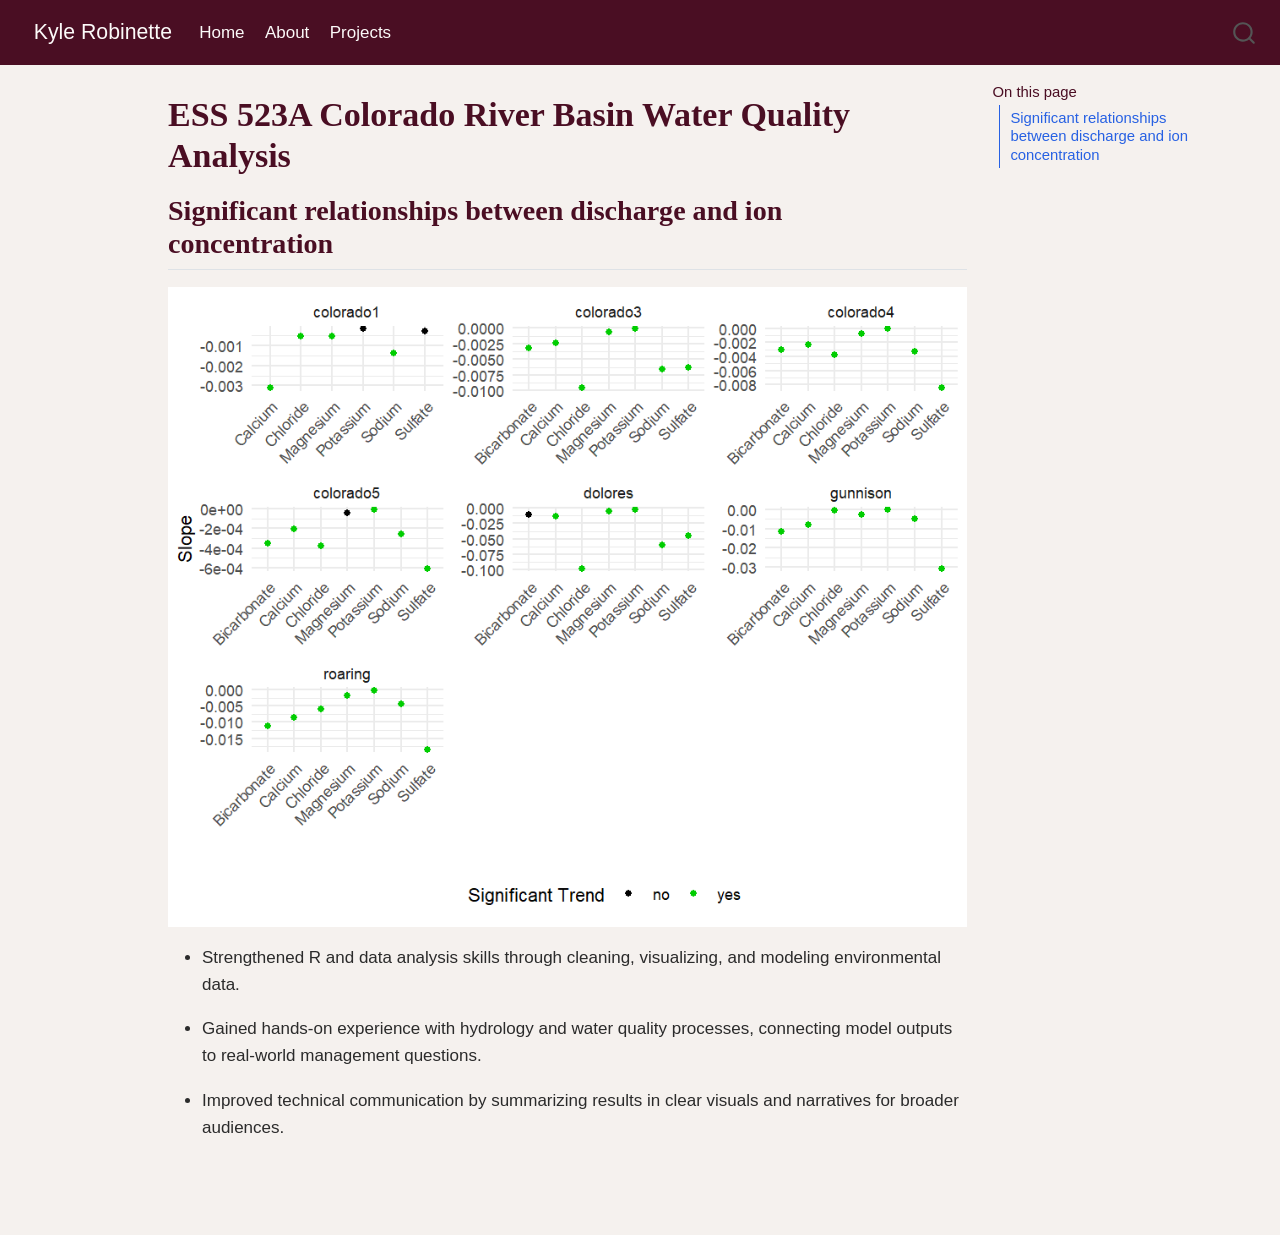
<file: docs/analysis.html>
<!DOCTYPE html>
<html xmlns="http://www.w3.org/1999/xhtml" lang="en" xml:lang="en"><head>

<meta charset="utf-8">
<meta name="generator" content="quarto-1.8.25">

<meta name="viewport" content="width=device-width, initial-scale=1.0, user-scalable=yes">


<title>ESS 523A Colorado River Basin Water Quality Analysis – Kyle Robinette</title>
<style>
code{white-space: pre-wrap;}
span.smallcaps{font-variant: small-caps;}
div.columns{display: flex; gap: min(4vw, 1.5em);}
div.column{flex: auto; overflow-x: auto;}
div.hanging-indent{margin-left: 1.5em; text-indent: -1.5em;}
ul.task-list{list-style: none;}
ul.task-list li input[type="checkbox"] {
  width: 0.8em;
  margin: 0 0.8em 0.2em -1em; /* quarto-specific, see https://github.com/quarto-dev/quarto-cli/issues/4556 */ 
  vertical-align: middle;
}
</style>


<script src="site_libs/quarto-nav/quarto-nav.js"></script>
<script src="site_libs/quarto-nav/headroom.min.js"></script>
<script src="site_libs/clipboard/clipboard.min.js"></script>
<script src="site_libs/quarto-search/autocomplete.umd.js"></script>
<script src="site_libs/quarto-search/fuse.min.js"></script>
<script src="site_libs/quarto-search/quarto-search.js"></script>
<meta name="quarto:offset" content="./">
<script src="site_libs/quarto-html/quarto.js" type="module"></script>
<script src="site_libs/quarto-html/tabsets/tabsets.js" type="module"></script>
<script src="site_libs/quarto-html/axe/axe-check.js" type="module"></script>
<script src="site_libs/quarto-html/popper.min.js"></script>
<script src="site_libs/quarto-html/tippy.umd.min.js"></script>
<script src="site_libs/quarto-html/anchor.min.js"></script>
<link href="site_libs/quarto-html/tippy.css" rel="stylesheet">
<link href="site_libs/quarto-html/quarto-syntax-highlighting-7b89279ff1a6dce999919e0e67d4d9ec.css" rel="stylesheet" id="quarto-text-highlighting-styles">
<script src="site_libs/bootstrap/bootstrap.min.js"></script>
<link href="site_libs/bootstrap/bootstrap-icons.css" rel="stylesheet">
<link href="site_libs/bootstrap/bootstrap-e31584831b205ffbb2d98406f31c2a5b.min.css" rel="stylesheet" append-hash="true" id="quarto-bootstrap" data-mode="light">
<script id="quarto-search-options" type="application/json">{
  "location": "navbar",
  "copy-button": false,
  "collapse-after": 3,
  "panel-placement": "end",
  "type": "overlay",
  "limit": 50,
  "keyboard-shortcut": [
    "f",
    "/",
    "s"
  ],
  "show-item-context": false,
  "language": {
    "search-no-results-text": "No results",
    "search-matching-documents-text": "matching documents",
    "search-copy-link-title": "Copy link to search",
    "search-hide-matches-text": "Hide additional matches",
    "search-more-match-text": "more match in this document",
    "search-more-matches-text": "more matches in this document",
    "search-clear-button-title": "Clear",
    "search-text-placeholder": "",
    "search-detached-cancel-button-title": "Cancel",
    "search-submit-button-title": "Submit",
    "search-label": "Search"
  }
}</script>


<link rel="stylesheet" href="styles.css">
</head>

<body class="nav-fixed quarto-light">

<div id="quarto-search-results"></div>
  <header id="quarto-header" class="headroom fixed-top">
    <nav class="navbar navbar-expand-lg " data-bs-theme="dark">
      <div class="navbar-container container-fluid">
      <div class="navbar-brand-container mx-auto">
    <a href="./index.html" class="navbar-brand navbar-brand-logo">
    </a>
    <a class="navbar-brand" href="./index.html">
    <span class="navbar-title">Kyle Robinette</span>
    </a>
  </div>
            <div id="quarto-search" class="" title="Search"></div>
          <button class="navbar-toggler" type="button" data-bs-toggle="collapse" data-bs-target="#navbarCollapse" aria-controls="navbarCollapse" role="menu" aria-expanded="false" aria-label="Toggle navigation" onclick="if (window.quartoToggleHeadroom) { window.quartoToggleHeadroom(); }">
  <span class="navbar-toggler-icon"></span>
</button>
          <div class="collapse navbar-collapse" id="navbarCollapse">
            <ul class="navbar-nav navbar-nav-scroll me-auto">
  <li class="nav-item">
    <a class="nav-link" href="./index.html"> 
<span class="menu-text">Home</span></a>
  </li>  
  <li class="nav-item">
    <a class="nav-link" href="./about.html"> 
<span class="menu-text">About</span></a>
  </li>  
  <li class="nav-item">
    <a class="nav-link" href="./projects.html"> 
<span class="menu-text">Projects</span></a>
  </li>  
</ul>
          </div> <!-- /navcollapse -->
            <div class="quarto-navbar-tools">
</div>
      </div> <!-- /container-fluid -->
    </nav>
</header>
<!-- content -->
<div id="quarto-content" class="quarto-container page-columns page-rows-contents page-layout-article page-navbar">
<!-- sidebar -->
<!-- margin-sidebar -->
    <div id="quarto-margin-sidebar" class="sidebar margin-sidebar">
        <nav id="TOC" role="doc-toc" class="toc-active">
    <h2 id="toc-title">On this page</h2>
   
  <ul>
  <li><a href="#significant-relationships-between-discharge-and-ion-concentration" id="toc-significant-relationships-between-discharge-and-ion-concentration" class="nav-link active" data-scroll-target="#significant-relationships-between-discharge-and-ion-concentration">Significant relationships between discharge and ion concentration</a></li>
  </ul>
</nav>
    </div>
<!-- main -->
<main class="content" id="quarto-document-content">

<header id="title-block-header" class="quarto-title-block default">
<div class="quarto-title">
<h1 class="title">ESS 523A Colorado River Basin Water Quality Analysis</h1>
</div>



<div class="quarto-title-meta">

    
  
    
  </div>
  


</header>


<section id="significant-relationships-between-discharge-and-ion-concentration" class="level2">
<h2 class="anchored" data-anchor-id="significant-relationships-between-discharge-and-ion-concentration">Significant relationships between discharge and ion concentration</h2>
<p><img src="Rplot.png" class="img-fluid"></p>
<ul>
<li><p>Strengthened R and data analysis skills through cleaning, visualizing, and modeling environmental data.</p></li>
<li><p>Gained hands-on experience with hydrology and water quality processes, connecting model outputs to real-world management questions.</p></li>
<li><p>Improved technical communication by summarizing results in clear visuals and narratives for broader audiences.</p></li>
</ul>


</section>

</main> <!-- /main -->
<script id="quarto-html-after-body" type="application/javascript">
  window.document.addEventListener("DOMContentLoaded", function (event) {
    const icon = "";
    const anchorJS = new window.AnchorJS();
    anchorJS.options = {
      placement: 'right',
      icon: icon
    };
    anchorJS.add('.anchored');
    const isCodeAnnotation = (el) => {
      for (const clz of el.classList) {
        if (clz.startsWith('code-annotation-')) {                     
          return true;
        }
      }
      return false;
    }
    const onCopySuccess = function(e) {
      // button target
      const button = e.trigger;
      // don't keep focus
      button.blur();
      // flash "checked"
      button.classList.add('code-copy-button-checked');
      var currentTitle = button.getAttribute("title");
      button.setAttribute("title", "Copied!");
      let tooltip;
      if (window.bootstrap) {
        button.setAttribute("data-bs-toggle", "tooltip");
        button.setAttribute("data-bs-placement", "left");
        button.setAttribute("data-bs-title", "Copied!");
        tooltip = new bootstrap.Tooltip(button, 
          { trigger: "manual", 
            customClass: "code-copy-button-tooltip",
            offset: [0, -8]});
        tooltip.show();    
      }
      setTimeout(function() {
        if (tooltip) {
          tooltip.hide();
          button.removeAttribute("data-bs-title");
          button.removeAttribute("data-bs-toggle");
          button.removeAttribute("data-bs-placement");
        }
        button.setAttribute("title", currentTitle);
        button.classList.remove('code-copy-button-checked');
      }, 1000);
      // clear code selection
      e.clearSelection();
    }
    const getTextToCopy = function(trigger) {
      const outerScaffold = trigger.parentElement.cloneNode(true);
      const codeEl = outerScaffold.querySelector('code');
      for (const childEl of codeEl.children) {
        if (isCodeAnnotation(childEl)) {
          childEl.remove();
        }
      }
      return codeEl.innerText;
    }
    const clipboard = new window.ClipboardJS('.code-copy-button:not([data-in-quarto-modal])', {
      text: getTextToCopy
    });
    clipboard.on('success', onCopySuccess);
    if (window.document.getElementById('quarto-embedded-source-code-modal')) {
      const clipboardModal = new window.ClipboardJS('.code-copy-button[data-in-quarto-modal]', {
        text: getTextToCopy,
        container: window.document.getElementById('quarto-embedded-source-code-modal')
      });
      clipboardModal.on('success', onCopySuccess);
    }
      var localhostRegex = new RegExp(/^(?:http|https):\/\/localhost\:?[0-9]*\//);
      var mailtoRegex = new RegExp(/^mailto:/);
        var filterRegex = new RegExp('/' + window.location.host + '/');
      var isInternal = (href) => {
          return filterRegex.test(href) || localhostRegex.test(href) || mailtoRegex.test(href);
      }
      // Inspect non-navigation links and adorn them if external
     var links = window.document.querySelectorAll('a[href]:not(.nav-link):not(.navbar-brand):not(.toc-action):not(.sidebar-link):not(.sidebar-item-toggle):not(.pagination-link):not(.no-external):not([aria-hidden]):not(.dropdown-item):not(.quarto-navigation-tool):not(.about-link)');
      for (var i=0; i<links.length; i++) {
        const link = links[i];
        if (!isInternal(link.href)) {
          // undo the damage that might have been done by quarto-nav.js in the case of
          // links that we want to consider external
          if (link.dataset.originalHref !== undefined) {
            link.href = link.dataset.originalHref;
          }
        }
      }
    function tippyHover(el, contentFn, onTriggerFn, onUntriggerFn) {
      const config = {
        allowHTML: true,
        maxWidth: 500,
        delay: 100,
        arrow: false,
        appendTo: function(el) {
            return el.parentElement;
        },
        interactive: true,
        interactiveBorder: 10,
        theme: 'quarto',
        placement: 'bottom-start',
      };
      if (contentFn) {
        config.content = contentFn;
      }
      if (onTriggerFn) {
        config.onTrigger = onTriggerFn;
      }
      if (onUntriggerFn) {
        config.onUntrigger = onUntriggerFn;
      }
      window.tippy(el, config); 
    }
    const noterefs = window.document.querySelectorAll('a[role="doc-noteref"]');
    for (var i=0; i<noterefs.length; i++) {
      const ref = noterefs[i];
      tippyHover(ref, function() {
        // use id or data attribute instead here
        let href = ref.getAttribute('data-footnote-href') || ref.getAttribute('href');
        try { href = new URL(href).hash; } catch {}
        const id = href.replace(/^#\/?/, "");
        const note = window.document.getElementById(id);
        if (note) {
          return note.innerHTML;
        } else {
          return "";
        }
      });
    }
    const xrefs = window.document.querySelectorAll('a.quarto-xref');
    const processXRef = (id, note) => {
      // Strip column container classes
      const stripColumnClz = (el) => {
        el.classList.remove("page-full", "page-columns");
        if (el.children) {
          for (const child of el.children) {
            stripColumnClz(child);
          }
        }
      }
      stripColumnClz(note)
      if (id === null || id.startsWith('sec-')) {
        // Special case sections, only their first couple elements
        const container = document.createElement("div");
        if (note.children && note.children.length > 2) {
          container.appendChild(note.children[0].cloneNode(true));
          for (let i = 1; i < note.children.length; i++) {
            const child = note.children[i];
            if (child.tagName === "P" && child.innerText === "") {
              continue;
            } else {
              container.appendChild(child.cloneNode(true));
              break;
            }
          }
          if (window.Quarto?.typesetMath) {
            window.Quarto.typesetMath(container);
          }
          return container.innerHTML
        } else {
          if (window.Quarto?.typesetMath) {
            window.Quarto.typesetMath(note);
          }
          return note.innerHTML;
        }
      } else {
        // Remove any anchor links if they are present
        const anchorLink = note.querySelector('a.anchorjs-link');
        if (anchorLink) {
          anchorLink.remove();
        }
        if (window.Quarto?.typesetMath) {
          window.Quarto.typesetMath(note);
        }
        if (note.classList.contains("callout")) {
          return note.outerHTML;
        } else {
          return note.innerHTML;
        }
      }
    }
    for (var i=0; i<xrefs.length; i++) {
      const xref = xrefs[i];
      tippyHover(xref, undefined, function(instance) {
        instance.disable();
        let url = xref.getAttribute('href');
        let hash = undefined; 
        if (url.startsWith('#')) {
          hash = url;
        } else {
          try { hash = new URL(url).hash; } catch {}
        }
        if (hash) {
          const id = hash.replace(/^#\/?/, "");
          const note = window.document.getElementById(id);
          if (note !== null) {
            try {
              const html = processXRef(id, note.cloneNode(true));
              instance.setContent(html);
            } finally {
              instance.enable();
              instance.show();
            }
          } else {
            // See if we can fetch this
            fetch(url.split('#')[0])
            .then(res => res.text())
            .then(html => {
              const parser = new DOMParser();
              const htmlDoc = parser.parseFromString(html, "text/html");
              const note = htmlDoc.getElementById(id);
              if (note !== null) {
                const html = processXRef(id, note);
                instance.setContent(html);
              } 
            }).finally(() => {
              instance.enable();
              instance.show();
            });
          }
        } else {
          // See if we can fetch a full url (with no hash to target)
          // This is a special case and we should probably do some content thinning / targeting
          fetch(url)
          .then(res => res.text())
          .then(html => {
            const parser = new DOMParser();
            const htmlDoc = parser.parseFromString(html, "text/html");
            const note = htmlDoc.querySelector('main.content');
            if (note !== null) {
              // This should only happen for chapter cross references
              // (since there is no id in the URL)
              // remove the first header
              if (note.children.length > 0 && note.children[0].tagName === "HEADER") {
                note.children[0].remove();
              }
              const html = processXRef(null, note);
              instance.setContent(html);
            } 
          }).finally(() => {
            instance.enable();
            instance.show();
          });
        }
      }, function(instance) {
      });
    }
        let selectedAnnoteEl;
        const selectorForAnnotation = ( cell, annotation) => {
          let cellAttr = 'data-code-cell="' + cell + '"';
          let lineAttr = 'data-code-annotation="' +  annotation + '"';
          const selector = 'span[' + cellAttr + '][' + lineAttr + ']';
          return selector;
        }
        const selectCodeLines = (annoteEl) => {
          const doc = window.document;
          const targetCell = annoteEl.getAttribute("data-target-cell");
          const targetAnnotation = annoteEl.getAttribute("data-target-annotation");
          const annoteSpan = window.document.querySelector(selectorForAnnotation(targetCell, targetAnnotation));
          const lines = annoteSpan.getAttribute("data-code-lines").split(",");
          const lineIds = lines.map((line) => {
            return targetCell + "-" + line;
          })
          let top = null;
          let height = null;
          let parent = null;
          if (lineIds.length > 0) {
              //compute the position of the single el (top and bottom and make a div)
              const el = window.document.getElementById(lineIds[0]);
              top = el.offsetTop;
              height = el.offsetHeight;
              parent = el.parentElement.parentElement;
            if (lineIds.length > 1) {
              const lastEl = window.document.getElementById(lineIds[lineIds.length - 1]);
              const bottom = lastEl.offsetTop + lastEl.offsetHeight;
              height = bottom - top;
            }
            if (top !== null && height !== null && parent !== null) {
              // cook up a div (if necessary) and position it 
              let div = window.document.getElementById("code-annotation-line-highlight");
              if (div === null) {
                div = window.document.createElement("div");
                div.setAttribute("id", "code-annotation-line-highlight");
                div.style.position = 'absolute';
                parent.appendChild(div);
              }
              div.style.top = top - 2 + "px";
              div.style.height = height + 4 + "px";
              div.style.left = 0;
              let gutterDiv = window.document.getElementById("code-annotation-line-highlight-gutter");
              if (gutterDiv === null) {
                gutterDiv = window.document.createElement("div");
                gutterDiv.setAttribute("id", "code-annotation-line-highlight-gutter");
                gutterDiv.style.position = 'absolute';
                const codeCell = window.document.getElementById(targetCell);
                const gutter = codeCell.querySelector('.code-annotation-gutter');
                gutter.appendChild(gutterDiv);
              }
              gutterDiv.style.top = top - 2 + "px";
              gutterDiv.style.height = height + 4 + "px";
            }
            selectedAnnoteEl = annoteEl;
          }
        };
        const unselectCodeLines = () => {
          const elementsIds = ["code-annotation-line-highlight", "code-annotation-line-highlight-gutter"];
          elementsIds.forEach((elId) => {
            const div = window.document.getElementById(elId);
            if (div) {
              div.remove();
            }
          });
          selectedAnnoteEl = undefined;
        };
          // Handle positioning of the toggle
      window.addEventListener(
        "resize",
        throttle(() => {
          elRect = undefined;
          if (selectedAnnoteEl) {
            selectCodeLines(selectedAnnoteEl);
          }
        }, 10)
      );
      function throttle(fn, ms) {
      let throttle = false;
      let timer;
        return (...args) => {
          if(!throttle) { // first call gets through
              fn.apply(this, args);
              throttle = true;
          } else { // all the others get throttled
              if(timer) clearTimeout(timer); // cancel #2
              timer = setTimeout(() => {
                fn.apply(this, args);
                timer = throttle = false;
              }, ms);
          }
        };
      }
        // Attach click handler to the DT
        const annoteDls = window.document.querySelectorAll('dt[data-target-cell]');
        for (const annoteDlNode of annoteDls) {
          annoteDlNode.addEventListener('click', (event) => {
            const clickedEl = event.target;
            if (clickedEl !== selectedAnnoteEl) {
              unselectCodeLines();
              const activeEl = window.document.querySelector('dt[data-target-cell].code-annotation-active');
              if (activeEl) {
                activeEl.classList.remove('code-annotation-active');
              }
              selectCodeLines(clickedEl);
              clickedEl.classList.add('code-annotation-active');
            } else {
              // Unselect the line
              unselectCodeLines();
              clickedEl.classList.remove('code-annotation-active');
            }
          });
        }
    const findCites = (el) => {
      const parentEl = el.parentElement;
      if (parentEl) {
        const cites = parentEl.dataset.cites;
        if (cites) {
          return {
            el,
            cites: cites.split(' ')
          };
        } else {
          return findCites(el.parentElement)
        }
      } else {
        return undefined;
      }
    };
    var bibliorefs = window.document.querySelectorAll('a[role="doc-biblioref"]');
    for (var i=0; i<bibliorefs.length; i++) {
      const ref = bibliorefs[i];
      const citeInfo = findCites(ref);
      if (citeInfo) {
        tippyHover(citeInfo.el, function() {
          var popup = window.document.createElement('div');
          citeInfo.cites.forEach(function(cite) {
            var citeDiv = window.document.createElement('div');
            citeDiv.classList.add('hanging-indent');
            citeDiv.classList.add('csl-entry');
            var biblioDiv = window.document.getElementById('ref-' + cite);
            if (biblioDiv) {
              citeDiv.innerHTML = biblioDiv.innerHTML;
            }
            popup.appendChild(citeDiv);
          });
          return popup.innerHTML;
        });
      }
    }
  });
  </script>
</div> <!-- /content -->




</body></html>
</file>
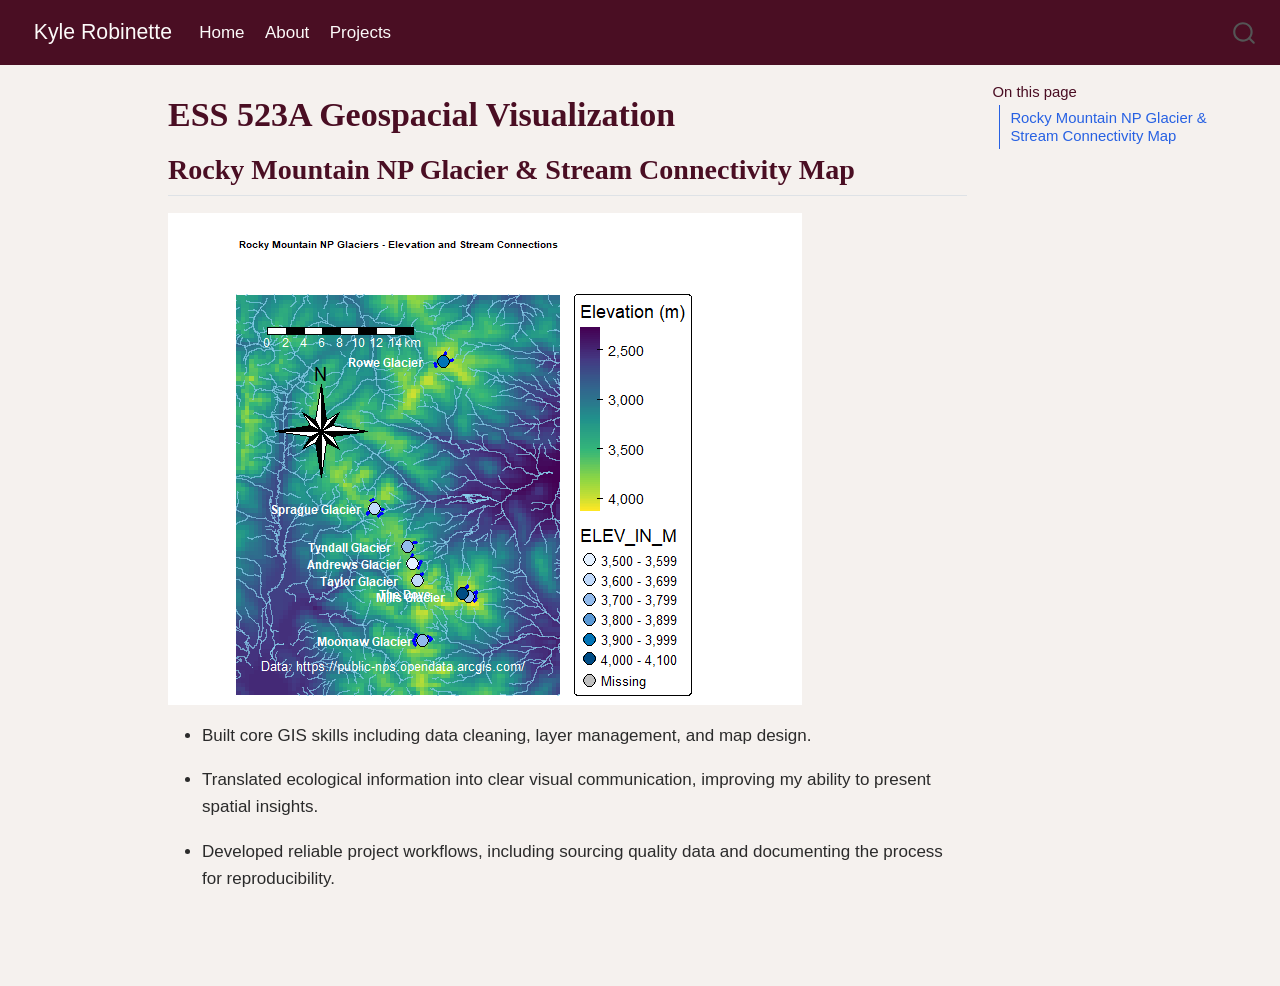
<file: docs/map.html>
<!DOCTYPE html>
<html xmlns="http://www.w3.org/1999/xhtml" lang="en" xml:lang="en"><head>

<meta charset="utf-8">
<meta name="generator" content="quarto-1.8.25">

<meta name="viewport" content="width=device-width, initial-scale=1.0, user-scalable=yes">


<title>ESS 523A Geospacial Visualization – Kyle Robinette</title>
<style>
code{white-space: pre-wrap;}
span.smallcaps{font-variant: small-caps;}
div.columns{display: flex; gap: min(4vw, 1.5em);}
div.column{flex: auto; overflow-x: auto;}
div.hanging-indent{margin-left: 1.5em; text-indent: -1.5em;}
ul.task-list{list-style: none;}
ul.task-list li input[type="checkbox"] {
  width: 0.8em;
  margin: 0 0.8em 0.2em -1em; /* quarto-specific, see https://github.com/quarto-dev/quarto-cli/issues/4556 */ 
  vertical-align: middle;
}
</style>


<script src="site_libs/quarto-nav/quarto-nav.js"></script>
<script src="site_libs/quarto-nav/headroom.min.js"></script>
<script src="site_libs/clipboard/clipboard.min.js"></script>
<script src="site_libs/quarto-search/autocomplete.umd.js"></script>
<script src="site_libs/quarto-search/fuse.min.js"></script>
<script src="site_libs/quarto-search/quarto-search.js"></script>
<meta name="quarto:offset" content="./">
<script src="site_libs/quarto-html/quarto.js" type="module"></script>
<script src="site_libs/quarto-html/tabsets/tabsets.js" type="module"></script>
<script src="site_libs/quarto-html/axe/axe-check.js" type="module"></script>
<script src="site_libs/quarto-html/popper.min.js"></script>
<script src="site_libs/quarto-html/tippy.umd.min.js"></script>
<script src="site_libs/quarto-html/anchor.min.js"></script>
<link href="site_libs/quarto-html/tippy.css" rel="stylesheet">
<link href="site_libs/quarto-html/quarto-syntax-highlighting-7b89279ff1a6dce999919e0e67d4d9ec.css" rel="stylesheet" id="quarto-text-highlighting-styles">
<script src="site_libs/bootstrap/bootstrap.min.js"></script>
<link href="site_libs/bootstrap/bootstrap-icons.css" rel="stylesheet">
<link href="site_libs/bootstrap/bootstrap-e31584831b205ffbb2d98406f31c2a5b.min.css" rel="stylesheet" append-hash="true" id="quarto-bootstrap" data-mode="light">
<script id="quarto-search-options" type="application/json">{
  "location": "navbar",
  "copy-button": false,
  "collapse-after": 3,
  "panel-placement": "end",
  "type": "overlay",
  "limit": 50,
  "keyboard-shortcut": [
    "f",
    "/",
    "s"
  ],
  "show-item-context": false,
  "language": {
    "search-no-results-text": "No results",
    "search-matching-documents-text": "matching documents",
    "search-copy-link-title": "Copy link to search",
    "search-hide-matches-text": "Hide additional matches",
    "search-more-match-text": "more match in this document",
    "search-more-matches-text": "more matches in this document",
    "search-clear-button-title": "Clear",
    "search-text-placeholder": "",
    "search-detached-cancel-button-title": "Cancel",
    "search-submit-button-title": "Submit",
    "search-label": "Search"
  }
}</script>


<link rel="stylesheet" href="styles.css">
</head>

<body class="nav-fixed quarto-light">

<div id="quarto-search-results"></div>
  <header id="quarto-header" class="headroom fixed-top">
    <nav class="navbar navbar-expand-lg " data-bs-theme="dark">
      <div class="navbar-container container-fluid">
      <div class="navbar-brand-container mx-auto">
    <a href="./index.html" class="navbar-brand navbar-brand-logo">
    </a>
    <a class="navbar-brand" href="./index.html">
    <span class="navbar-title">Kyle Robinette</span>
    </a>
  </div>
            <div id="quarto-search" class="" title="Search"></div>
          <button class="navbar-toggler" type="button" data-bs-toggle="collapse" data-bs-target="#navbarCollapse" aria-controls="navbarCollapse" role="menu" aria-expanded="false" aria-label="Toggle navigation" onclick="if (window.quartoToggleHeadroom) { window.quartoToggleHeadroom(); }">
  <span class="navbar-toggler-icon"></span>
</button>
          <div class="collapse navbar-collapse" id="navbarCollapse">
            <ul class="navbar-nav navbar-nav-scroll me-auto">
  <li class="nav-item">
    <a class="nav-link" href="./index.html"> 
<span class="menu-text">Home</span></a>
  </li>  
  <li class="nav-item">
    <a class="nav-link" href="./about.html"> 
<span class="menu-text">About</span></a>
  </li>  
  <li class="nav-item">
    <a class="nav-link" href="./projects.html"> 
<span class="menu-text">Projects</span></a>
  </li>  
</ul>
          </div> <!-- /navcollapse -->
            <div class="quarto-navbar-tools">
</div>
      </div> <!-- /container-fluid -->
    </nav>
</header>
<!-- content -->
<div id="quarto-content" class="quarto-container page-columns page-rows-contents page-layout-article page-navbar">
<!-- sidebar -->
<!-- margin-sidebar -->
    <div id="quarto-margin-sidebar" class="sidebar margin-sidebar">
        <nav id="TOC" role="doc-toc" class="toc-active">
    <h2 id="toc-title">On this page</h2>
   
  <ul>
  <li><a href="#rocky-mountain-np-glacier-stream-connectivity-map" id="toc-rocky-mountain-np-glacier-stream-connectivity-map" class="nav-link active" data-scroll-target="#rocky-mountain-np-glacier-stream-connectivity-map">Rocky Mountain NP Glacier &amp; Stream Connectivity Map</a></li>
  </ul>
</nav>
    </div>
<!-- main -->
<main class="content" id="quarto-document-content">

<header id="title-block-header" class="quarto-title-block default">
<div class="quarto-title">
<h1 class="title">ESS 523A Geospacial Visualization</h1>
</div>



<div class="quarto-title-meta">

    
  
    
  </div>
  


</header>


<section id="rocky-mountain-np-glacier-stream-connectivity-map" class="level2">
<h2 class="anchored" data-anchor-id="rocky-mountain-np-glacier-stream-connectivity-map">Rocky Mountain NP Glacier &amp; Stream Connectivity Map</h2>
<p><img src="Map_assignment.png" class="img-fluid"></p>
<ul>
<li><p>Built core GIS skills including data cleaning, layer management, and map design.</p></li>
<li><p>Translated ecological information into clear visual communication, improving my ability to present spatial insights.</p></li>
<li><p>Developed reliable project workflows, including sourcing quality data and documenting the process for reproducibility.</p></li>
</ul>


</section>

</main> <!-- /main -->
<script id="quarto-html-after-body" type="application/javascript">
  window.document.addEventListener("DOMContentLoaded", function (event) {
    const icon = "";
    const anchorJS = new window.AnchorJS();
    anchorJS.options = {
      placement: 'right',
      icon: icon
    };
    anchorJS.add('.anchored');
    const isCodeAnnotation = (el) => {
      for (const clz of el.classList) {
        if (clz.startsWith('code-annotation-')) {                     
          return true;
        }
      }
      return false;
    }
    const onCopySuccess = function(e) {
      // button target
      const button = e.trigger;
      // don't keep focus
      button.blur();
      // flash "checked"
      button.classList.add('code-copy-button-checked');
      var currentTitle = button.getAttribute("title");
      button.setAttribute("title", "Copied!");
      let tooltip;
      if (window.bootstrap) {
        button.setAttribute("data-bs-toggle", "tooltip");
        button.setAttribute("data-bs-placement", "left");
        button.setAttribute("data-bs-title", "Copied!");
        tooltip = new bootstrap.Tooltip(button, 
          { trigger: "manual", 
            customClass: "code-copy-button-tooltip",
            offset: [0, -8]});
        tooltip.show();    
      }
      setTimeout(function() {
        if (tooltip) {
          tooltip.hide();
          button.removeAttribute("data-bs-title");
          button.removeAttribute("data-bs-toggle");
          button.removeAttribute("data-bs-placement");
        }
        button.setAttribute("title", currentTitle);
        button.classList.remove('code-copy-button-checked');
      }, 1000);
      // clear code selection
      e.clearSelection();
    }
    const getTextToCopy = function(trigger) {
      const outerScaffold = trigger.parentElement.cloneNode(true);
      const codeEl = outerScaffold.querySelector('code');
      for (const childEl of codeEl.children) {
        if (isCodeAnnotation(childEl)) {
          childEl.remove();
        }
      }
      return codeEl.innerText;
    }
    const clipboard = new window.ClipboardJS('.code-copy-button:not([data-in-quarto-modal])', {
      text: getTextToCopy
    });
    clipboard.on('success', onCopySuccess);
    if (window.document.getElementById('quarto-embedded-source-code-modal')) {
      const clipboardModal = new window.ClipboardJS('.code-copy-button[data-in-quarto-modal]', {
        text: getTextToCopy,
        container: window.document.getElementById('quarto-embedded-source-code-modal')
      });
      clipboardModal.on('success', onCopySuccess);
    }
      var localhostRegex = new RegExp(/^(?:http|https):\/\/localhost\:?[0-9]*\//);
      var mailtoRegex = new RegExp(/^mailto:/);
        var filterRegex = new RegExp('/' + window.location.host + '/');
      var isInternal = (href) => {
          return filterRegex.test(href) || localhostRegex.test(href) || mailtoRegex.test(href);
      }
      // Inspect non-navigation links and adorn them if external
     var links = window.document.querySelectorAll('a[href]:not(.nav-link):not(.navbar-brand):not(.toc-action):not(.sidebar-link):not(.sidebar-item-toggle):not(.pagination-link):not(.no-external):not([aria-hidden]):not(.dropdown-item):not(.quarto-navigation-tool):not(.about-link)');
      for (var i=0; i<links.length; i++) {
        const link = links[i];
        if (!isInternal(link.href)) {
          // undo the damage that might have been done by quarto-nav.js in the case of
          // links that we want to consider external
          if (link.dataset.originalHref !== undefined) {
            link.href = link.dataset.originalHref;
          }
        }
      }
    function tippyHover(el, contentFn, onTriggerFn, onUntriggerFn) {
      const config = {
        allowHTML: true,
        maxWidth: 500,
        delay: 100,
        arrow: false,
        appendTo: function(el) {
            return el.parentElement;
        },
        interactive: true,
        interactiveBorder: 10,
        theme: 'quarto',
        placement: 'bottom-start',
      };
      if (contentFn) {
        config.content = contentFn;
      }
      if (onTriggerFn) {
        config.onTrigger = onTriggerFn;
      }
      if (onUntriggerFn) {
        config.onUntrigger = onUntriggerFn;
      }
      window.tippy(el, config); 
    }
    const noterefs = window.document.querySelectorAll('a[role="doc-noteref"]');
    for (var i=0; i<noterefs.length; i++) {
      const ref = noterefs[i];
      tippyHover(ref, function() {
        // use id or data attribute instead here
        let href = ref.getAttribute('data-footnote-href') || ref.getAttribute('href');
        try { href = new URL(href).hash; } catch {}
        const id = href.replace(/^#\/?/, "");
        const note = window.document.getElementById(id);
        if (note) {
          return note.innerHTML;
        } else {
          return "";
        }
      });
    }
    const xrefs = window.document.querySelectorAll('a.quarto-xref');
    const processXRef = (id, note) => {
      // Strip column container classes
      const stripColumnClz = (el) => {
        el.classList.remove("page-full", "page-columns");
        if (el.children) {
          for (const child of el.children) {
            stripColumnClz(child);
          }
        }
      }
      stripColumnClz(note)
      if (id === null || id.startsWith('sec-')) {
        // Special case sections, only their first couple elements
        const container = document.createElement("div");
        if (note.children && note.children.length > 2) {
          container.appendChild(note.children[0].cloneNode(true));
          for (let i = 1; i < note.children.length; i++) {
            const child = note.children[i];
            if (child.tagName === "P" && child.innerText === "") {
              continue;
            } else {
              container.appendChild(child.cloneNode(true));
              break;
            }
          }
          if (window.Quarto?.typesetMath) {
            window.Quarto.typesetMath(container);
          }
          return container.innerHTML
        } else {
          if (window.Quarto?.typesetMath) {
            window.Quarto.typesetMath(note);
          }
          return note.innerHTML;
        }
      } else {
        // Remove any anchor links if they are present
        const anchorLink = note.querySelector('a.anchorjs-link');
        if (anchorLink) {
          anchorLink.remove();
        }
        if (window.Quarto?.typesetMath) {
          window.Quarto.typesetMath(note);
        }
        if (note.classList.contains("callout")) {
          return note.outerHTML;
        } else {
          return note.innerHTML;
        }
      }
    }
    for (var i=0; i<xrefs.length; i++) {
      const xref = xrefs[i];
      tippyHover(xref, undefined, function(instance) {
        instance.disable();
        let url = xref.getAttribute('href');
        let hash = undefined; 
        if (url.startsWith('#')) {
          hash = url;
        } else {
          try { hash = new URL(url).hash; } catch {}
        }
        if (hash) {
          const id = hash.replace(/^#\/?/, "");
          const note = window.document.getElementById(id);
          if (note !== null) {
            try {
              const html = processXRef(id, note.cloneNode(true));
              instance.setContent(html);
            } finally {
              instance.enable();
              instance.show();
            }
          } else {
            // See if we can fetch this
            fetch(url.split('#')[0])
            .then(res => res.text())
            .then(html => {
              const parser = new DOMParser();
              const htmlDoc = parser.parseFromString(html, "text/html");
              const note = htmlDoc.getElementById(id);
              if (note !== null) {
                const html = processXRef(id, note);
                instance.setContent(html);
              } 
            }).finally(() => {
              instance.enable();
              instance.show();
            });
          }
        } else {
          // See if we can fetch a full url (with no hash to target)
          // This is a special case and we should probably do some content thinning / targeting
          fetch(url)
          .then(res => res.text())
          .then(html => {
            const parser = new DOMParser();
            const htmlDoc = parser.parseFromString(html, "text/html");
            const note = htmlDoc.querySelector('main.content');
            if (note !== null) {
              // This should only happen for chapter cross references
              // (since there is no id in the URL)
              // remove the first header
              if (note.children.length > 0 && note.children[0].tagName === "HEADER") {
                note.children[0].remove();
              }
              const html = processXRef(null, note);
              instance.setContent(html);
            } 
          }).finally(() => {
            instance.enable();
            instance.show();
          });
        }
      }, function(instance) {
      });
    }
        let selectedAnnoteEl;
        const selectorForAnnotation = ( cell, annotation) => {
          let cellAttr = 'data-code-cell="' + cell + '"';
          let lineAttr = 'data-code-annotation="' +  annotation + '"';
          const selector = 'span[' + cellAttr + '][' + lineAttr + ']';
          return selector;
        }
        const selectCodeLines = (annoteEl) => {
          const doc = window.document;
          const targetCell = annoteEl.getAttribute("data-target-cell");
          const targetAnnotation = annoteEl.getAttribute("data-target-annotation");
          const annoteSpan = window.document.querySelector(selectorForAnnotation(targetCell, targetAnnotation));
          const lines = annoteSpan.getAttribute("data-code-lines").split(",");
          const lineIds = lines.map((line) => {
            return targetCell + "-" + line;
          })
          let top = null;
          let height = null;
          let parent = null;
          if (lineIds.length > 0) {
              //compute the position of the single el (top and bottom and make a div)
              const el = window.document.getElementById(lineIds[0]);
              top = el.offsetTop;
              height = el.offsetHeight;
              parent = el.parentElement.parentElement;
            if (lineIds.length > 1) {
              const lastEl = window.document.getElementById(lineIds[lineIds.length - 1]);
              const bottom = lastEl.offsetTop + lastEl.offsetHeight;
              height = bottom - top;
            }
            if (top !== null && height !== null && parent !== null) {
              // cook up a div (if necessary) and position it 
              let div = window.document.getElementById("code-annotation-line-highlight");
              if (div === null) {
                div = window.document.createElement("div");
                div.setAttribute("id", "code-annotation-line-highlight");
                div.style.position = 'absolute';
                parent.appendChild(div);
              }
              div.style.top = top - 2 + "px";
              div.style.height = height + 4 + "px";
              div.style.left = 0;
              let gutterDiv = window.document.getElementById("code-annotation-line-highlight-gutter");
              if (gutterDiv === null) {
                gutterDiv = window.document.createElement("div");
                gutterDiv.setAttribute("id", "code-annotation-line-highlight-gutter");
                gutterDiv.style.position = 'absolute';
                const codeCell = window.document.getElementById(targetCell);
                const gutter = codeCell.querySelector('.code-annotation-gutter');
                gutter.appendChild(gutterDiv);
              }
              gutterDiv.style.top = top - 2 + "px";
              gutterDiv.style.height = height + 4 + "px";
            }
            selectedAnnoteEl = annoteEl;
          }
        };
        const unselectCodeLines = () => {
          const elementsIds = ["code-annotation-line-highlight", "code-annotation-line-highlight-gutter"];
          elementsIds.forEach((elId) => {
            const div = window.document.getElementById(elId);
            if (div) {
              div.remove();
            }
          });
          selectedAnnoteEl = undefined;
        };
          // Handle positioning of the toggle
      window.addEventListener(
        "resize",
        throttle(() => {
          elRect = undefined;
          if (selectedAnnoteEl) {
            selectCodeLines(selectedAnnoteEl);
          }
        }, 10)
      );
      function throttle(fn, ms) {
      let throttle = false;
      let timer;
        return (...args) => {
          if(!throttle) { // first call gets through
              fn.apply(this, args);
              throttle = true;
          } else { // all the others get throttled
              if(timer) clearTimeout(timer); // cancel #2
              timer = setTimeout(() => {
                fn.apply(this, args);
                timer = throttle = false;
              }, ms);
          }
        };
      }
        // Attach click handler to the DT
        const annoteDls = window.document.querySelectorAll('dt[data-target-cell]');
        for (const annoteDlNode of annoteDls) {
          annoteDlNode.addEventListener('click', (event) => {
            const clickedEl = event.target;
            if (clickedEl !== selectedAnnoteEl) {
              unselectCodeLines();
              const activeEl = window.document.querySelector('dt[data-target-cell].code-annotation-active');
              if (activeEl) {
                activeEl.classList.remove('code-annotation-active');
              }
              selectCodeLines(clickedEl);
              clickedEl.classList.add('code-annotation-active');
            } else {
              // Unselect the line
              unselectCodeLines();
              clickedEl.classList.remove('code-annotation-active');
            }
          });
        }
    const findCites = (el) => {
      const parentEl = el.parentElement;
      if (parentEl) {
        const cites = parentEl.dataset.cites;
        if (cites) {
          return {
            el,
            cites: cites.split(' ')
          };
        } else {
          return findCites(el.parentElement)
        }
      } else {
        return undefined;
      }
    };
    var bibliorefs = window.document.querySelectorAll('a[role="doc-biblioref"]');
    for (var i=0; i<bibliorefs.length; i++) {
      const ref = bibliorefs[i];
      const citeInfo = findCites(ref);
      if (citeInfo) {
        tippyHover(citeInfo.el, function() {
          var popup = window.document.createElement('div');
          citeInfo.cites.forEach(function(cite) {
            var citeDiv = window.document.createElement('div');
            citeDiv.classList.add('hanging-indent');
            citeDiv.classList.add('csl-entry');
            var biblioDiv = window.document.getElementById('ref-' + cite);
            if (biblioDiv) {
              citeDiv.innerHTML = biblioDiv.innerHTML;
            }
            popup.appendChild(citeDiv);
          });
          return popup.innerHTML;
        });
      }
    }
  });
  </script>
</div> <!-- /content -->




</body></html>
</file>
<file: docs/site_libs/quarto-html/tippy.css>
.tippy-box[data-animation=fade][data-state=hidden]{opacity:0}[data-tippy-root]{max-width:calc(100vw - 10px)}.tippy-box{position:relative;background-color:#333;color:#fff;border-radius:4px;font-size:14px;line-height:1.4;white-space:normal;outline:0;transition-property:transform,visibility,opacity}.tippy-box[data-placement^=top]>.tippy-arrow{bottom:0}.tippy-box[data-placement^=top]>.tippy-arrow:before{bottom:-7px;left:0;border-width:8px 8px 0;border-top-color:initial;transform-origin:center top}.tippy-box[data-placement^=bottom]>.tippy-arrow{top:0}.tippy-box[data-placement^=bottom]>.tippy-arrow:before{top:-7px;left:0;border-width:0 8px 8px;border-bottom-color:initial;transform-origin:center bottom}.tippy-box[data-placement^=left]>.tippy-arrow{right:0}.tippy-box[data-placement^=left]>.tippy-arrow:before{border-width:8px 0 8px 8px;border-left-color:initial;right:-7px;transform-origin:center left}.tippy-box[data-placement^=right]>.tippy-arrow{left:0}.tippy-box[data-placement^=right]>.tippy-arrow:before{left:-7px;border-width:8px 8px 8px 0;border-right-color:initial;transform-origin:center right}.tippy-box[data-inertia][data-state=visible]{transition-timing-function:cubic-bezier(.54,1.5,.38,1.11)}.tippy-arrow{width:16px;height:16px;color:#333}.tippy-arrow:before{content:"";position:absolute;border-color:transparent;border-style:solid}.tippy-content{position:relative;padding:5px 9px;z-index:1}
</file>
<file: docs/site_libs/quarto-html/quarto-syntax-highlighting-7b89279ff1a6dce999919e0e67d4d9ec.css>
/* quarto syntax highlight colors */
:root {
  --quarto-hl-ot-color: #003B4F;
  --quarto-hl-at-color: #657422;
  --quarto-hl-ss-color: #20794D;
  --quarto-hl-an-color: #5E5E5E;
  --quarto-hl-fu-color: #4758AB;
  --quarto-hl-st-color: #20794D;
  --quarto-hl-cf-color: #003B4F;
  --quarto-hl-op-color: #5E5E5E;
  --quarto-hl-er-color: #AD0000;
  --quarto-hl-bn-color: #AD0000;
  --quarto-hl-al-color: #AD0000;
  --quarto-hl-va-color: #111111;
  --quarto-hl-bu-color: inherit;
  --quarto-hl-ex-color: inherit;
  --quarto-hl-pp-color: #AD0000;
  --quarto-hl-in-color: #5E5E5E;
  --quarto-hl-vs-color: #20794D;
  --quarto-hl-wa-color: #5E5E5E;
  --quarto-hl-do-color: #5E5E5E;
  --quarto-hl-im-color: #00769E;
  --quarto-hl-ch-color: #20794D;
  --quarto-hl-dt-color: #AD0000;
  --quarto-hl-fl-color: #AD0000;
  --quarto-hl-co-color: #5E5E5E;
  --quarto-hl-cv-color: #5E5E5E;
  --quarto-hl-cn-color: #8f5902;
  --quarto-hl-sc-color: #5E5E5E;
  --quarto-hl-dv-color: #AD0000;
  --quarto-hl-kw-color: #003B4F;
}

/* other quarto variables */
:root {
  --quarto-font-monospace: SFMono-Regular, Menlo, Monaco, Consolas, "Liberation Mono", "Courier New", monospace;
}

/* syntax highlight based on Pandoc's rules */
pre > code.sourceCode > span {
  color: #003B4F;
}

code.sourceCode > span {
  color: #003B4F;
}

div.sourceCode,
div.sourceCode pre.sourceCode {
  color: #003B4F;
}

/* Normal */
code span {
  color: #003B4F;
}

/* Alert */
code span.al {
  color: #AD0000;
  font-style: inherit;
}

/* Annotation */
code span.an {
  color: #5E5E5E;
  font-style: inherit;
}

/* Attribute */
code span.at {
  color: #657422;
  font-style: inherit;
}

/* BaseN */
code span.bn {
  color: #AD0000;
  font-style: inherit;
}

/* BuiltIn */
code span.bu {
  font-style: inherit;
}

/* ControlFlow */
code span.cf {
  color: #003B4F;
  font-weight: bold;
  font-style: inherit;
}

/* Char */
code span.ch {
  color: #20794D;
  font-style: inherit;
}

/* Constant */
code span.cn {
  color: #8f5902;
  font-style: inherit;
}

/* Comment */
code span.co {
  color: #5E5E5E;
  font-style: inherit;
}

/* CommentVar */
code span.cv {
  color: #5E5E5E;
  font-style: italic;
}

/* Documentation */
code span.do {
  color: #5E5E5E;
  font-style: italic;
}

/* DataType */
code span.dt {
  color: #AD0000;
  font-style: inherit;
}

/* DecVal */
code span.dv {
  color: #AD0000;
  font-style: inherit;
}

/* Error */
code span.er {
  color: #AD0000;
  font-style: inherit;
}

/* Extension */
code span.ex {
  font-style: inherit;
}

/* Float */
code span.fl {
  color: #AD0000;
  font-style: inherit;
}

/* Function */
code span.fu {
  color: #4758AB;
  font-style: inherit;
}

/* Import */
code span.im {
  color: #00769E;
  font-style: inherit;
}

/* Information */
code span.in {
  color: #5E5E5E;
  font-style: inherit;
}

/* Keyword */
code span.kw {
  color: #003B4F;
  font-weight: bold;
  font-style: inherit;
}

/* Operator */
code span.op {
  color: #5E5E5E;
  font-style: inherit;
}

/* Other */
code span.ot {
  color: #003B4F;
  font-style: inherit;
}

/* Preprocessor */
code span.pp {
  color: #AD0000;
  font-style: inherit;
}

/* SpecialChar */
code span.sc {
  color: #5E5E5E;
  font-style: inherit;
}

/* SpecialString */
code span.ss {
  color: #20794D;
  font-style: inherit;
}

/* String */
code span.st {
  color: #20794D;
  font-style: inherit;
}

/* Variable */
code span.va {
  color: #111111;
  font-style: inherit;
}

/* VerbatimString */
code span.vs {
  color: #20794D;
  font-style: inherit;
}

/* Warning */
code span.wa {
  color: #5E5E5E;
  font-style: italic;
}

.prevent-inlining {
  content: "</";
}

/*# sourceMappingURL=3944bc705cfaf4c80e56f77c5205168a.css.map */
</file>
<file: docs/styles.css>
/* css styles */
/* ================================
   GLOBAL COLORS (Wine Theme)
   ================================ */
:root {
  --wine-dark: #4a0e23;      /* deep wine */
  --wine-medium: #7b1e3a;    /* mid wine */
  --wine-light: #c94f70;     /* rose/wine highlight */
  --cream: #f5f1ee;          /* warm background */
  --offwhite: #fcfaf9;
  --text-dark: #2b2b2b;
  --text-light: #ffffff;
}

/* ================================
   BODY & TEXT
   ================================ */
body {
  background-color: var(--cream);
  color: var(--text-dark);
  margin: 0;
  font-family: "Inter", "Segoe UI", Roboto, sans-serif;
  line-height: 1.6;
}

/* ================================
   HEADINGS
   ================================ */
h1, h2, h3, h4 {
  font-family: "Merriweather", serif;
  color: var(--wine-dark);
  font-weight: 700;
}

/* ================================
   LINKS
   ================================ */
a {
  color: var(--wine-dark);
  text-decoration: none;
}
a:hover {
  color: var(--wine-light);
  text-decoration: underline;
}

/* ================================
   NAVIGATION BAR
   ================================ */
.navbar, .navbar-nav, .quarto-navbar {
  background-color: var(--wine-dark) !important;
  color: var(--text-light) !important;
}

.navbar .nav-link,
.quarto-navbar .nav-link,
.navbar a,
.quarto-navbar a {
  color: var(--offwhite) !important;
  opacity: 1; /* Ensures they aren't faded out */
}

.navbar .nav-link:hover,
.quarto-navbar .nav-link:hover,
.navbar a:hover,
.quarto-navbar a:hover {
  color: var(--wine-light) !important;
  text-decoration: none;
}

/* ================================
   CODE BLOCKS
   ================================ */
pre, code {
  background-color: #f0e6e8;
  border-left: 3px solid var(--wine-medium);
  padding: 0.2em 0.4em;
  border-radius: 4px;
  font-size: 0.9em;
}

/* ================================
   BUTTONS
   ================================ */
button, .btn {
  background-color: var(--wine-medium);
  color: var(--text-light);
  border-radius: 4px;
  padding: 0.6em 1.2em;
  border: none;
}

button:hover, .btn:hover {
  background-color: var(--wine-light);
}

/* ================================
   PROJECT CARDS / BOXES
   ================================ */
.card, .project-box {
  background: var(--offwhite);
  border-left: 5px solid var(--wine-light);
  padding: 1rem;
  border-radius: 6px;
  margin-bottom: 1.5rem;
  box-shadow: 0 2px 6px rgba(0,0,0,0.06);
}

/* ================================
   FOOTER
   ================================ */
footer {
  background-color: var(--wine-dark);
  color: var(--text-light);
  text-align: center;
  padding: 1.2rem;
  font-size: 0.9em;
}
</file>
